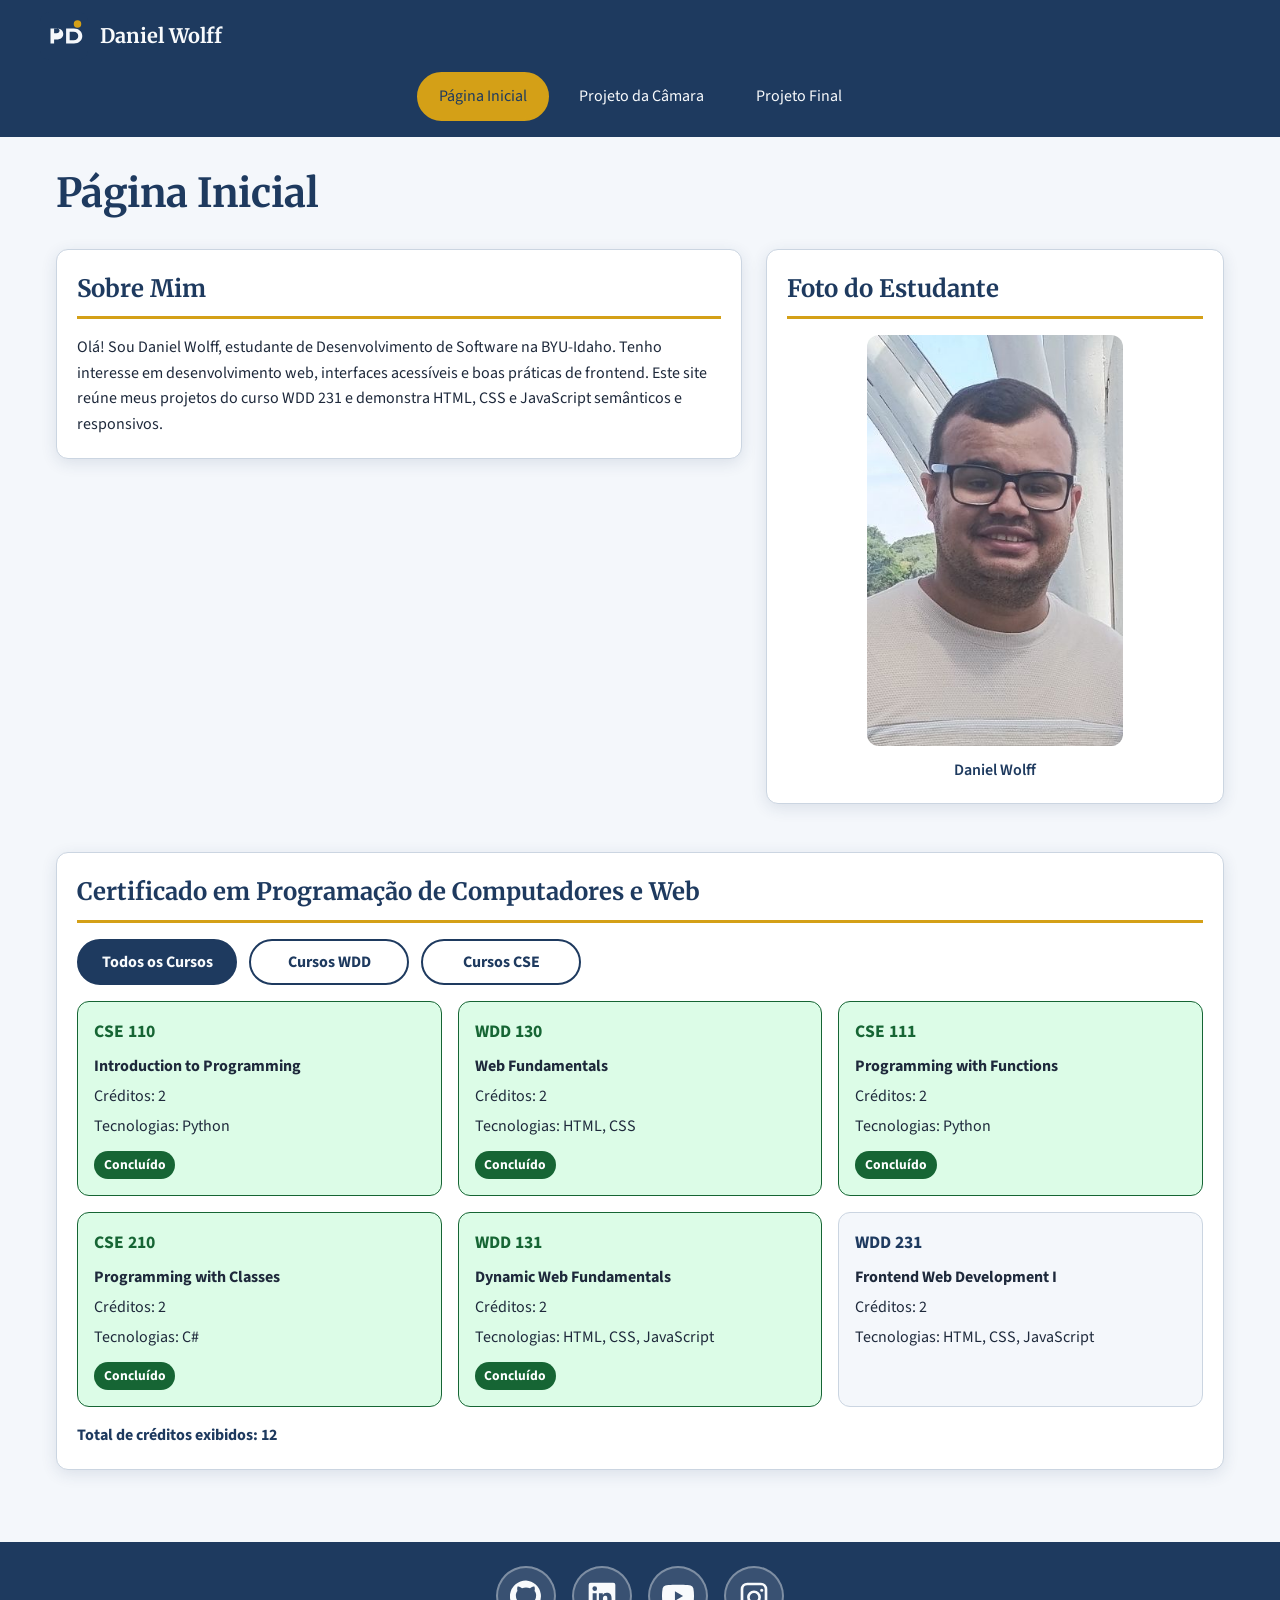
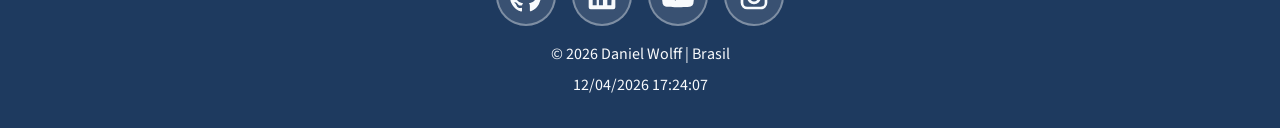
<file: index.html>
<!DOCTYPE html>
<html lang="pt-BR">
  <head>
    <meta charset="UTF-8" />
    <meta name="viewport" content="width=device-width, initial-scale=1.0" />
    <meta
      name="description"
      content="Página inicial do curso WDD 231 de Daniel Wolff, com informações pessoais, localização e certificado em Programação de Computadores e Web."
    />
    <meta name="author" content="Daniel Wolff" />
    <title>WDD 231 | Página Inicial de Daniel Wolff</title>
    <link rel="preconnect" href="https://fonts.googleapis.com" />
    <link rel="preconnect" href="https://fonts.gstatic.com" crossorigin />
    <link
      href="https://fonts.googleapis.com/css2?family=Merriweather:wght@700&family=Source+Sans+3:wght@400;600;700&display=swap"
      rel="stylesheet"
    />
    <link rel="stylesheet" href="estilos/normalize.css" />
    <link rel="stylesheet" href="estilos/telas-pequenas.css" />
    <link rel="stylesheet" href="estilos/maior.css" />
    <script src="scripts/navegacao.js" defer></script>
    <script src="scripts/data.js" defer></script>
    <script src="scripts/curso.js" defer></script>
  </head>
  <body>
    <header>
      <div class="cabecalho-conteudo">
        <div class="marca">
          <img src="imagens/logo.svg" alt="Logotipo do site WDD 231" width="48" height="48" />
          <span>Daniel Wolff</span>
        </div>
        <button
          id="menu-hamburguer"
          type="button"
          aria-label="Abrir menu de navegação"
          aria-expanded="false"
          aria-controls="navegacao-principal"
        >
          <span></span>
          <span></span>
          <span></span>
        </button>
      </div>
      <nav id="navegacao-principal" aria-label="Navegação principal">
        <ul>
          <li><a href="index.html" aria-current="page">Página Inicial</a></li>
          <li><a href="camara/">Projeto da Câmara</a></li>
          <li><a href="final/">Projeto Final</a></li>
        </ul>
      </nav>
    </header>

    <main>
      <h1>Página Inicial</h1>

      <div class="grade-principal">
        <section class="sobre" aria-labelledby="titulo-sobre">
          <h2 id="titulo-sobre">Sobre Mim</h2>
          <p>
            Olá! Sou Daniel Wolff, estudante de Desenvolvimento de Software na
            BYU-Idaho. Tenho interesse em desenvolvimento web, interfaces
            acessíveis e boas práticas de frontend. Este site reúne meus
            projetos do curso WDD 231 e demonstra HTML, CSS e JavaScript
            semânticos e responsivos.
          </p>
        </section>

        <section class="foto-estudante" aria-labelledby="titulo-foto">
          <h2 id="titulo-foto">Foto do Estudante</h2>
          <figure>
            <img
              src="imagens/daniel.jpg"
              alt="Retrato de Daniel Wolff usando óculos e camiseta clara"
              width="326"
              height="523"
              loading="lazy"
            />
            <figcaption>Daniel Wolff</figcaption>
          </figure>
        </section>

        <section class="certificados" aria-labelledby="titulo-certificados">
          <h2 id="titulo-certificados">
            Certificado em Programação de Computadores e Web
          </h2>
          <div class="filtros-cursos" role="group" aria-label="Filtrar cursos">
            <button type="button" class="ativo" data-filtro="todos" aria-pressed="true">
              Todos os Cursos
            </button>
            <button type="button" data-filtro="WDD" aria-pressed="false">
              Cursos WDD
            </button>
            <button type="button" data-filtro="CSE" aria-pressed="false">
              Cursos CSE
            </button>
          </div>
          <div id="lista-cursos" aria-live="polite"></div>
          <p id="total-creditos">Total de créditos exibidos: 0</p>
        </section>
      </div>
    </main>

    <footer>
      <nav class="redes-sociais" aria-label="Redes sociais">
        <a href="https://github.com/danieldiaswolff" target="_blank" rel="noopener noreferrer" aria-label="GitHub de Daniel Wolff">
          <img src="imagens/icon-github.svg" alt="" width="32" height="32" />
        </a>
        <a href="https://www.linkedin.com/in/danieldiaswolff/" target="_blank" rel="noopener noreferrer" aria-label="LinkedIn de Daniel Wolff">
          <img src="imagens/icon-linkedin.svg" alt="" width="32" height="32" />
        </a>
        <a href="https://www.youtube.com/" target="_blank" rel="noopener noreferrer" aria-label="YouTube">
          <img src="imagens/icon-youtube.svg" alt="" width="32" height="32" />
        </a>
        <a href="https://www.instagram.com/" target="_blank" rel="noopener noreferrer" aria-label="Instagram">
          <img src="imagens/icon-instagram.svg" alt="" width="32" height="32" />
        </a>
      </nav>
      <p>
        &copy; <span id="anoAtual"></span> Daniel Wolff | Brasil
      </p>
      <p id="ultimaModificacao"></p>
    </footer>
  </body>
</html>
</file>
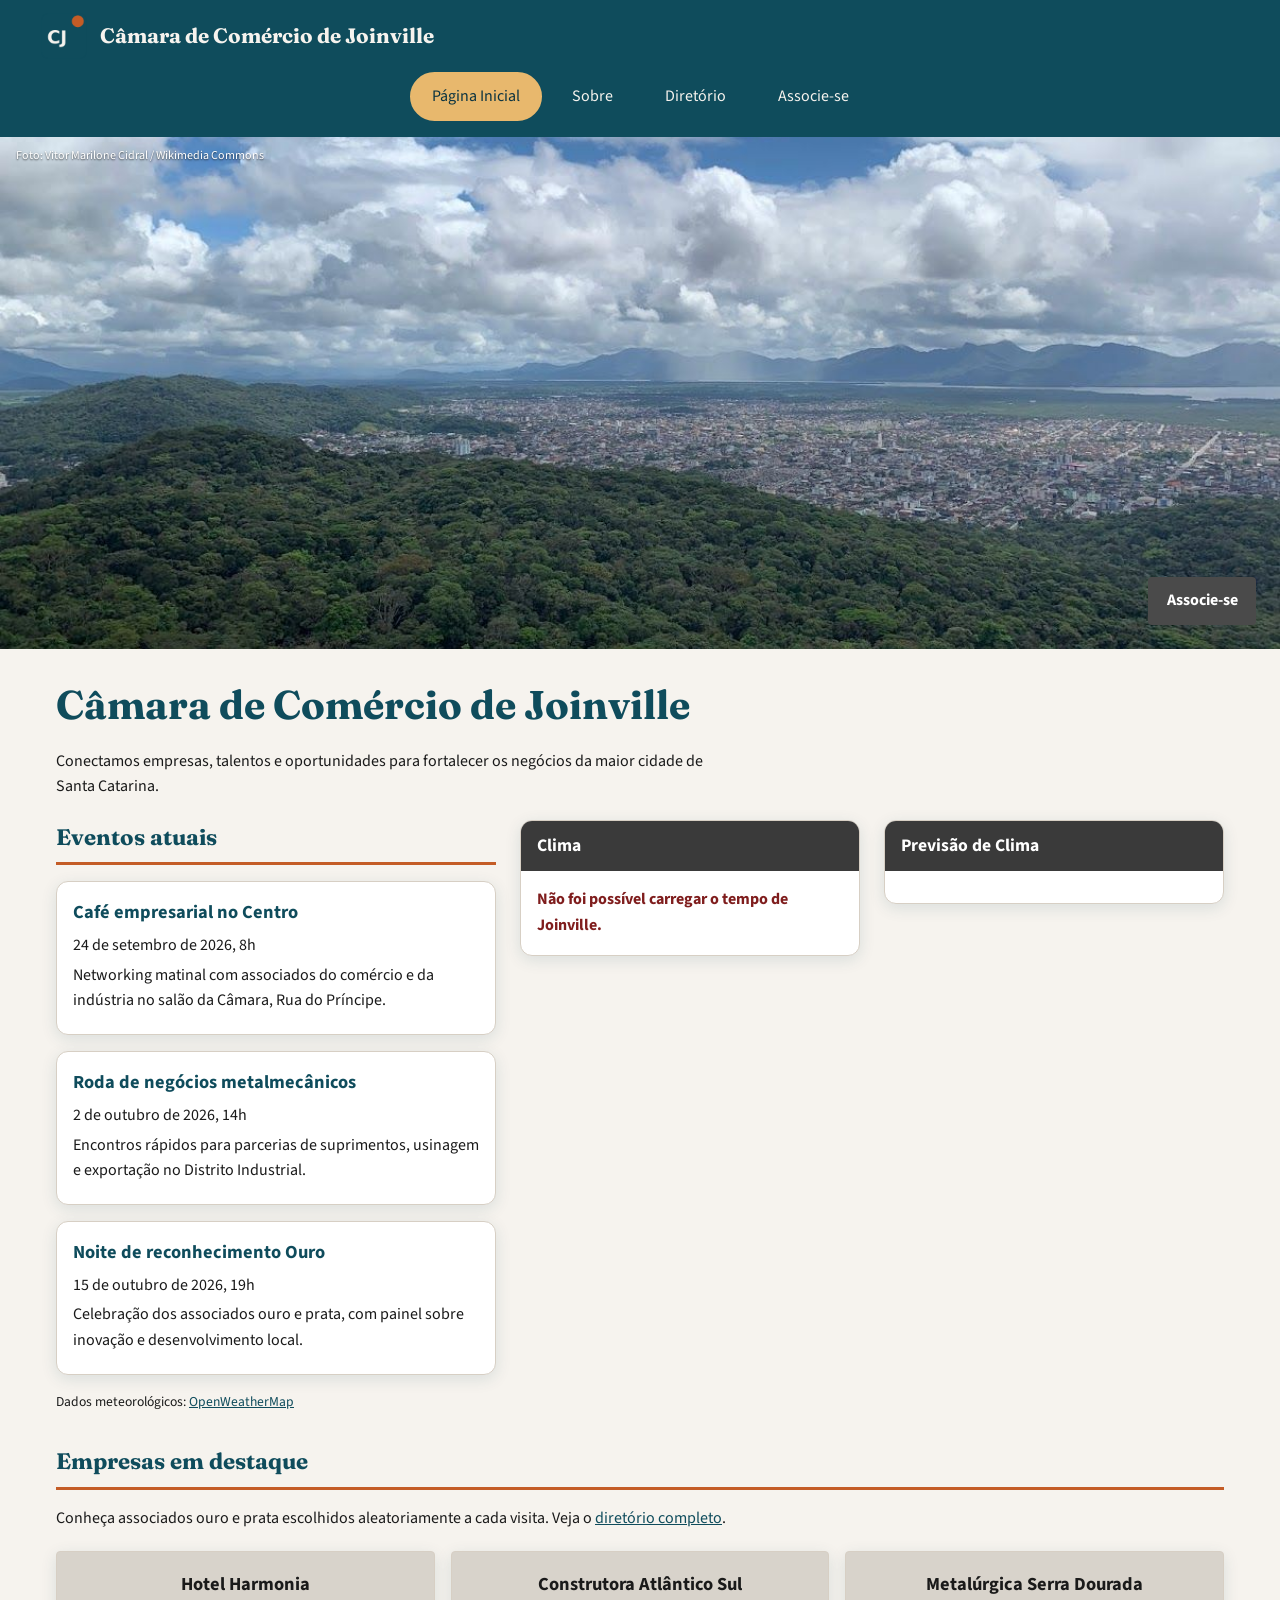
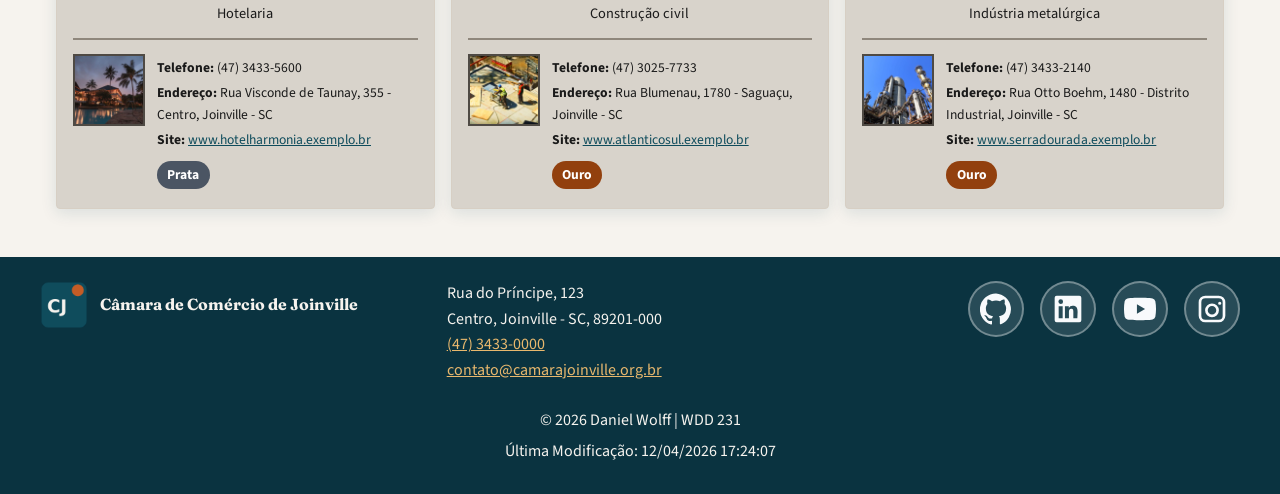
<file: camara/index.html>
<!DOCTYPE html>
<html lang="pt-BR">
  <head>
    <meta charset="UTF-8">
    <meta name="viewport" content="width=device-width, initial-scale=1.0">
    <meta
      name="description"
      content="Bem-vindo à Câmara de Comércio de Joinville: eventos, clima da cidade, empresas em destaque e convite para se associar."
    >
    <meta name="author" content="Daniel Wolff">
    <title>Página Inicial | Câmara de Comércio de Joinville</title>
    <link rel="icon" href="favicon.ico">
    <meta property="og:title" content="Página Inicial | Câmara de Comércio de Joinville">
    <meta
      property="og:description"
      content="Eventos, clima e empresas em destaque da Câmara de Comércio de Joinville. Associe-se e fortaleça seus negócios em Santa Catarina."
    >
    <meta property="og:image" content="https://danieldiaswolff.github.io/wdd231/camara/imagens/og-inicio.jpg">
    <meta property="og:url" content="https://danieldiaswolff.github.io/wdd231/camara/">
    <link rel="preconnect" href="https://fonts.googleapis.com">
    <link rel="preconnect" href="https://fonts.gstatic.com" crossorigin>
    <link
      rel="preload"
      as="style"
      href="https://fonts.googleapis.com/css2?family=Fraunces:wght@600;700&family=Source+Sans+3:wght@400;600;700&display=swap"
    >
    <link
      id="fontes-google"
      rel="stylesheet"
      href="https://fonts.googleapis.com/css2?family=Fraunces:wght@600;700&family=Source+Sans+3:wght@400;600;700&display=swap"
      media="print"
    >
    <noscript>
      <link
        rel="stylesheet"
        href="https://fonts.googleapis.com/css2?family=Fraunces:wght@600;700&family=Source+Sans+3:wght@400;600;700&display=swap"
      >
    </noscript>
    <link rel="stylesheet" href="estilos/normalize.css">
    <link rel="stylesheet" href="estilos/telas-pequenas.css">
    <link rel="stylesheet" href="estilos/maior.css">
    <script src="scripts/navegacao.js" defer></script>
    <script src="scripts/data.js" defer></script>
    <script src="scripts/clima.js" defer></script>
    <script src="scripts/destaques.js" defer></script>
  </head>
  <body class="pagina-inicial">
    <header>
      <div class="cabecalho-conteudo">
        <a class="marca" href="index.html">
          <img src="imagens/logo.png" alt="Logotipo da Câmara de Comércio de Joinville" width="48" height="48">
          <span>Câmara de Comércio de Joinville</span>
        </a>
        <button
          id="menu-hamburguer"
          type="button"
          aria-label="Abrir menu de navegação"
          aria-expanded="false"
          aria-controls="navegacao-principal"
        >
          <span></span>
          <span></span>
          <span></span>
        </button>
      </div>
      <nav id="navegacao-principal" aria-label="Navegação principal">
        <ul>
          <li><a href="index.html" aria-current="page">Página Inicial</a></li>
          <li><a href="sobre.html">Sobre</a></li>
          <li><a href="diretorio.html">Diretório</a></li>
          <li><a href="associacao.html">Associe-se</a></li>
        </ul>
      </nav>
    </header>

    <main>
      <section class="heroi">
        <img
          src="imagens/heroi-joinville.jpg"
          alt="Paisagem de Joinville vista do alto, com a mata, a cidade, os morros e a Baía da Babitonga"
          width="1206"
          height="536"
          fetchpriority="high"
        >
        <p class="credito-foto">Foto: Vitor Marilone Cidral / Wikimedia Commons</p>
        <a class="botao-cta" href="associacao.html">Associe-se</a>
      </section>

      <div class="conteudo-inicio">
        <h1>Câmara de Comércio de Joinville</h1>
        <p class="introducao">
          Conectamos empresas, talentos e oportunidades para fortalecer os
          negócios da maior cidade de Santa Catarina.
        </p>
        <div class="grade-info">
          <section class="secao-eventos" aria-labelledby="titulo-eventos">
            <h2 id="titulo-eventos">Eventos atuais</h2>
            <div class="lista-eventos">
              <article class="cartao-evento">
                <h3>Café empresarial no Centro</h3>
                <p>
                  <time datetime="2026-09-24T08:00">24 de setembro de 2026, 8h</time>
                </p>
                <p>
                  Networking matinal com associados do comércio e da indústria
                  no salão da Câmara, Rua do Príncipe.
                </p>
              </article>
              <article class="cartao-evento">
                <h3>Roda de negócios metalmecânicos</h3>
                <p>
                  <time datetime="2026-10-02T14:00">2 de outubro de 2026, 14h</time>
                </p>
                <p>
                  Encontros rápidos para parcerias de suprimentos, usinagem e
                  exportação no Distrito Industrial.
                </p>
              </article>
              <article class="cartao-evento">
                <h3>Noite de reconhecimento Ouro</h3>
                <p>
                  <time datetime="2026-10-15T19:00">15 de outubro de 2026, 19h</time>
                </p>
                <p>
                  Celebração dos associados ouro e prata, com painel sobre
                  inovação e desenvolvimento local.
                </p>
              </article>
            </div>
          </section>

          <section class="cartao-clima" aria-labelledby="titulo-clima">
            <h2 id="titulo-clima">Clima</h2>
            <div id="tempo-atual" aria-live="polite">
              <p>Carregando o tempo atual...</p>
            </div>
          </section>
          <section class="cartao-previsao" aria-labelledby="titulo-previsao">
            <h2 id="titulo-previsao">Previsão de Clima</h2>
            <ul id="previsao" class="lista-previsao">
              <li>Carregando a previsão...</li>
            </ul>
          </section>
        </div>
        <p class="credito-clima">
          Dados meteorológicos:
          <a href="https://openweathermap.org/" target="_blank" rel="noopener noreferrer">OpenWeatherMap</a>
        </p>

        <section class="secao-destaques" aria-labelledby="titulo-destaques">
          <h2 id="titulo-destaques">Empresas em destaque</h2>
          <p class="introducao">
            Conheça associados ouro e prata escolhidos aleatoriamente a cada
            visita. Veja o
            <a href="diretorio.html">diretório completo</a>.
          </p>
          <div id="destaques" class="grade-destaques"></div>
        </section>
      </div>
    </main>

    <footer>
      <div class="rodape-grade">
        <div class="rodape-marca">
          <img src="imagens/logo.png" alt="" width="48" height="48">
          <p>Câmara de Comércio de Joinville</p>
        </div>
        <address>
          Rua do Príncipe, 123<br>
          Centro, Joinville - SC, 89201-000<br>
          <a href="tel:+554734330000">(47) 3433-0000</a><br>
          <a href="mailto:contato@camarajoinville.org.br">contato@camarajoinville.org.br</a>
        </address>
        <nav class="redes-sociais" aria-label="Redes sociais">
          <a href="https://github.com/danieldiaswolff" target="_blank" rel="noopener noreferrer" aria-label="GitHub de Daniel Wolff">
            <img src="imagens/icon-github.svg" alt="" width="32" height="32">
          </a>
          <a href="https://www.linkedin.com/in/danieldiaswolff/" target="_blank" rel="noopener noreferrer" aria-label="LinkedIn de Daniel Wolff">
            <img src="imagens/icon-linkedin.svg" alt="" width="32" height="32">
          </a>
          <a href="https://www.youtube.com/" target="_blank" rel="noopener noreferrer" aria-label="YouTube">
            <img src="imagens/icon-youtube.svg" alt="" width="32" height="32">
          </a>
          <a href="https://www.instagram.com/" target="_blank" rel="noopener noreferrer" aria-label="Instagram">
            <img src="imagens/icon-instagram.svg" alt="" width="32" height="32">
          </a>
        </nav>
      </div>
      <p>
        &copy; <span id="anoAtual"></span> Daniel Wolff | WDD 231
      </p>
      <p id="ultimaModificacao"></p>
    </footer>
  </body>
</html>
</file>
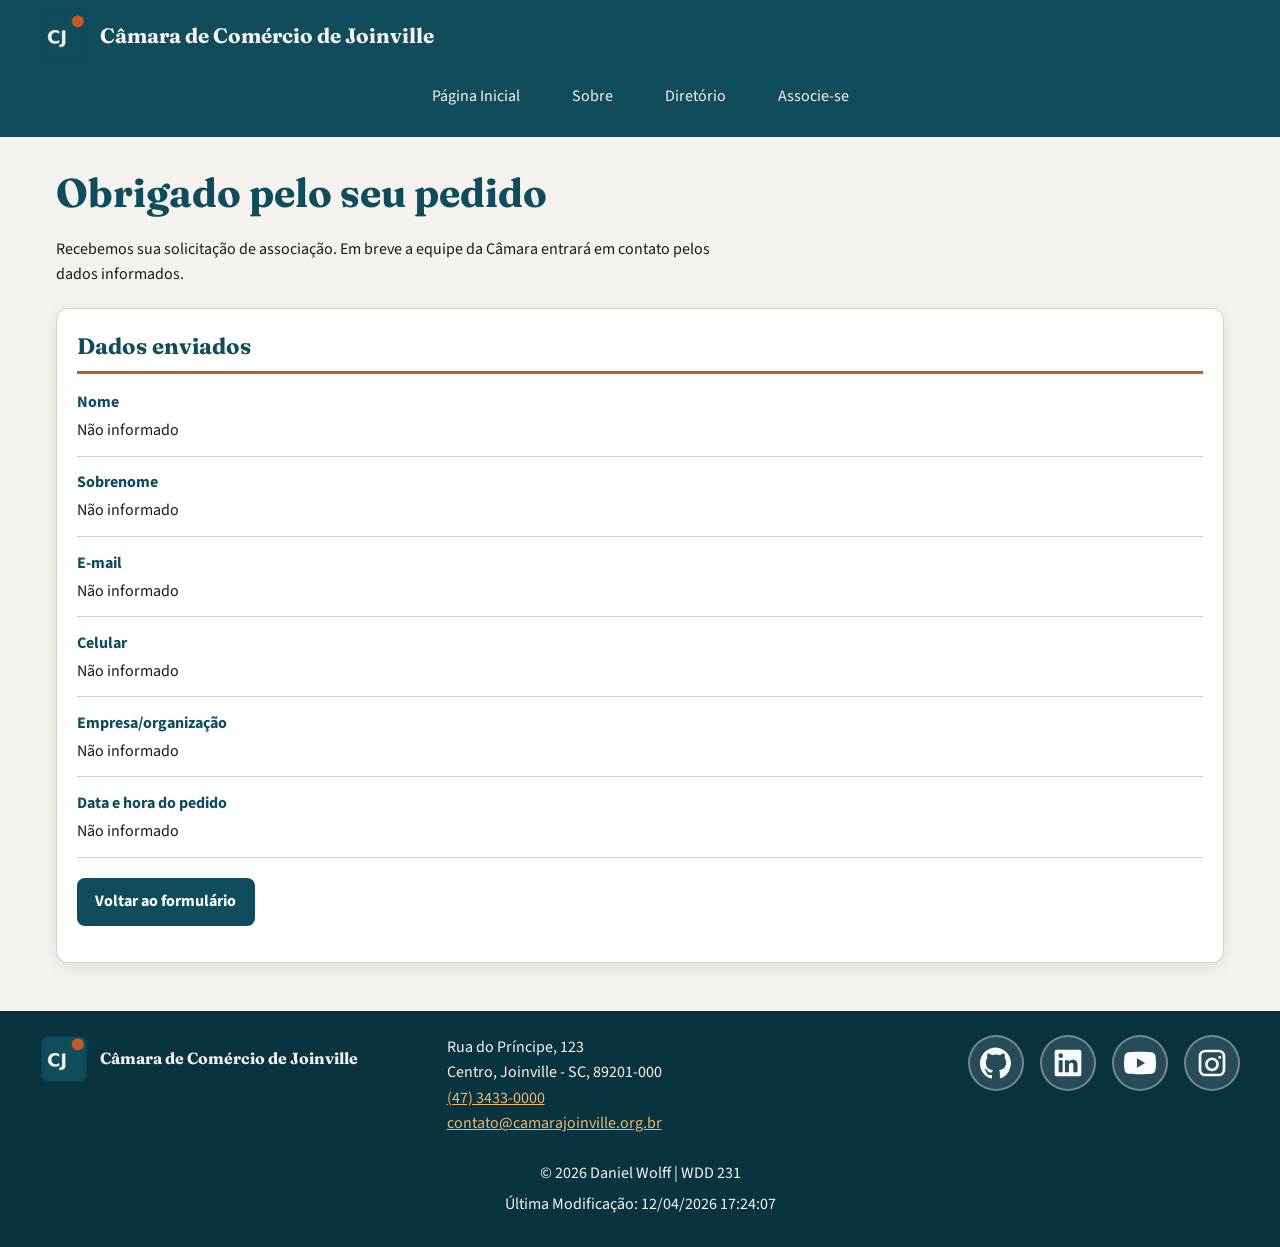
<file: camara/agradecimento.html>
<!DOCTYPE html>
<html lang="pt-BR">
  <head>
    <meta charset="UTF-8">
    <meta name="viewport" content="width=device-width, initial-scale=1.0">
    <meta
      name="description"
      content="Obrigado por solicitar associação à Câmara de Comércio de Joinville. Confira os dados enviados."
    >
    <meta name="author" content="Daniel Wolff">
    <title>Agradecimento | Câmara de Comércio de Joinville</title>
    <link rel="icon" href="favicon.ico">
    <link rel="preconnect" href="https://fonts.googleapis.com">
    <link rel="preconnect" href="https://fonts.gstatic.com" crossorigin>
    <link
      rel="preload"
      as="style"
      href="https://fonts.googleapis.com/css2?family=Fraunces:wght@600;700&family=Source+Sans+3:wght@400;600;700&display=swap"
    >
    <link
      id="fontes-google"
      rel="stylesheet"
      href="https://fonts.googleapis.com/css2?family=Fraunces:wght@600;700&family=Source+Sans+3:wght@400;600;700&display=swap"
      media="print"
    >
    <noscript>
      <link
        rel="stylesheet"
        href="https://fonts.googleapis.com/css2?family=Fraunces:wght@600;700&family=Source+Sans+3:wght@400;600;700&display=swap"
      >
    </noscript>
    <link rel="stylesheet" href="estilos/normalize.css">
    <link rel="stylesheet" href="estilos/telas-pequenas.css">
    <link rel="stylesheet" href="estilos/maior.css">
    <script src="scripts/navegacao.js" defer></script>
    <script src="scripts/data.js" defer></script>
    <script src="scripts/agradecimento.js" defer></script>
  </head>
  <body>
    <header>
      <div class="cabecalho-conteudo">
        <a class="marca" href="index.html">
          <img src="imagens/logo.png" alt="Logotipo da Câmara de Comércio de Joinville" width="48" height="48">
          <span>Câmara de Comércio de Joinville</span>
        </a>
        <button
          id="menu-hamburguer"
          type="button"
          aria-label="Abrir menu de navegação"
          aria-expanded="false"
          aria-controls="navegacao-principal"
        >
          <span></span>
          <span></span>
          <span></span>
        </button>
      </div>
      <nav id="navegacao-principal" aria-label="Navegação principal">
        <ul>
          <li><a href="index.html">Página Inicial</a></li>
          <li><a href="sobre.html">Sobre</a></li>
          <li><a href="diretorio.html">Diretório</a></li>
          <li><a href="associacao.html">Associe-se</a></li>
        </ul>
      </nav>
    </header>

    <main>
      <h1>Obrigado pelo seu pedido</h1>
      <p class="introducao">
        Recebemos sua solicitação de associação. Em breve a equipe da Câmara
        entrará em contato pelos dados informados.
      </p>

      <section class="resumo-pedido" aria-labelledby="titulo-resumo">
        <h2 id="titulo-resumo">Dados enviados</h2>
        <dl id="dados-formulario" class="lista-dados">
          <div>
            <dt>Nome</dt>
            <dd id="exibe-nome">—</dd>
          </div>
          <div>
            <dt>Sobrenome</dt>
            <dd id="exibe-sobrenome">—</dd>
          </div>
          <div>
            <dt>E-mail</dt>
            <dd id="exibe-email">—</dd>
          </div>
          <div>
            <dt>Celular</dt>
            <dd id="exibe-celular">—</dd>
          </div>
          <div>
            <dt>Empresa/organização</dt>
            <dd id="exibe-organizacao">—</dd>
          </div>
          <div>
            <dt>Data e hora do pedido</dt>
            <dd id="exibe-timestamp">—</dd>
          </div>
        </dl>
        <p>
          <a class="botao-voltar" href="associacao.html">Voltar ao formulário</a>
        </p>
      </section>
    </main>

    <footer>
      <div class="rodape-grade">
        <div class="rodape-marca">
          <img src="imagens/logo.png" alt="" width="48" height="48">
          <p>Câmara de Comércio de Joinville</p>
        </div>
        <address>
          Rua do Príncipe, 123<br>
          Centro, Joinville - SC, 89201-000<br>
          <a href="tel:+554734330000">(47) 3433-0000</a><br>
          <a href="mailto:contato@camarajoinville.org.br">contato@camarajoinville.org.br</a>
        </address>
        <nav class="redes-sociais" aria-label="Redes sociais">
          <a href="https://github.com/danieldiaswolff" target="_blank" rel="noopener noreferrer" aria-label="GitHub de Daniel Wolff">
            <img src="imagens/icon-github.svg" alt="" width="32" height="32">
          </a>
          <a href="https://www.linkedin.com/in/danieldiaswolff/" target="_blank" rel="noopener noreferrer" aria-label="LinkedIn de Daniel Wolff">
            <img src="imagens/icon-linkedin.svg" alt="" width="32" height="32">
          </a>
          <a href="https://www.youtube.com/" target="_blank" rel="noopener noreferrer" aria-label="YouTube">
            <img src="imagens/icon-youtube.svg" alt="" width="32" height="32">
          </a>
          <a href="https://www.instagram.com/" target="_blank" rel="noopener noreferrer" aria-label="Instagram">
            <img src="imagens/icon-instagram.svg" alt="" width="32" height="32">
          </a>
        </nav>
      </div>
      <p>
        &copy; <span id="anoAtual"></span> Daniel Wolff | WDD 231
      </p>
      <p id="ultimaModificacao"></p>
    </footer>
  </body>
</html>
</file>
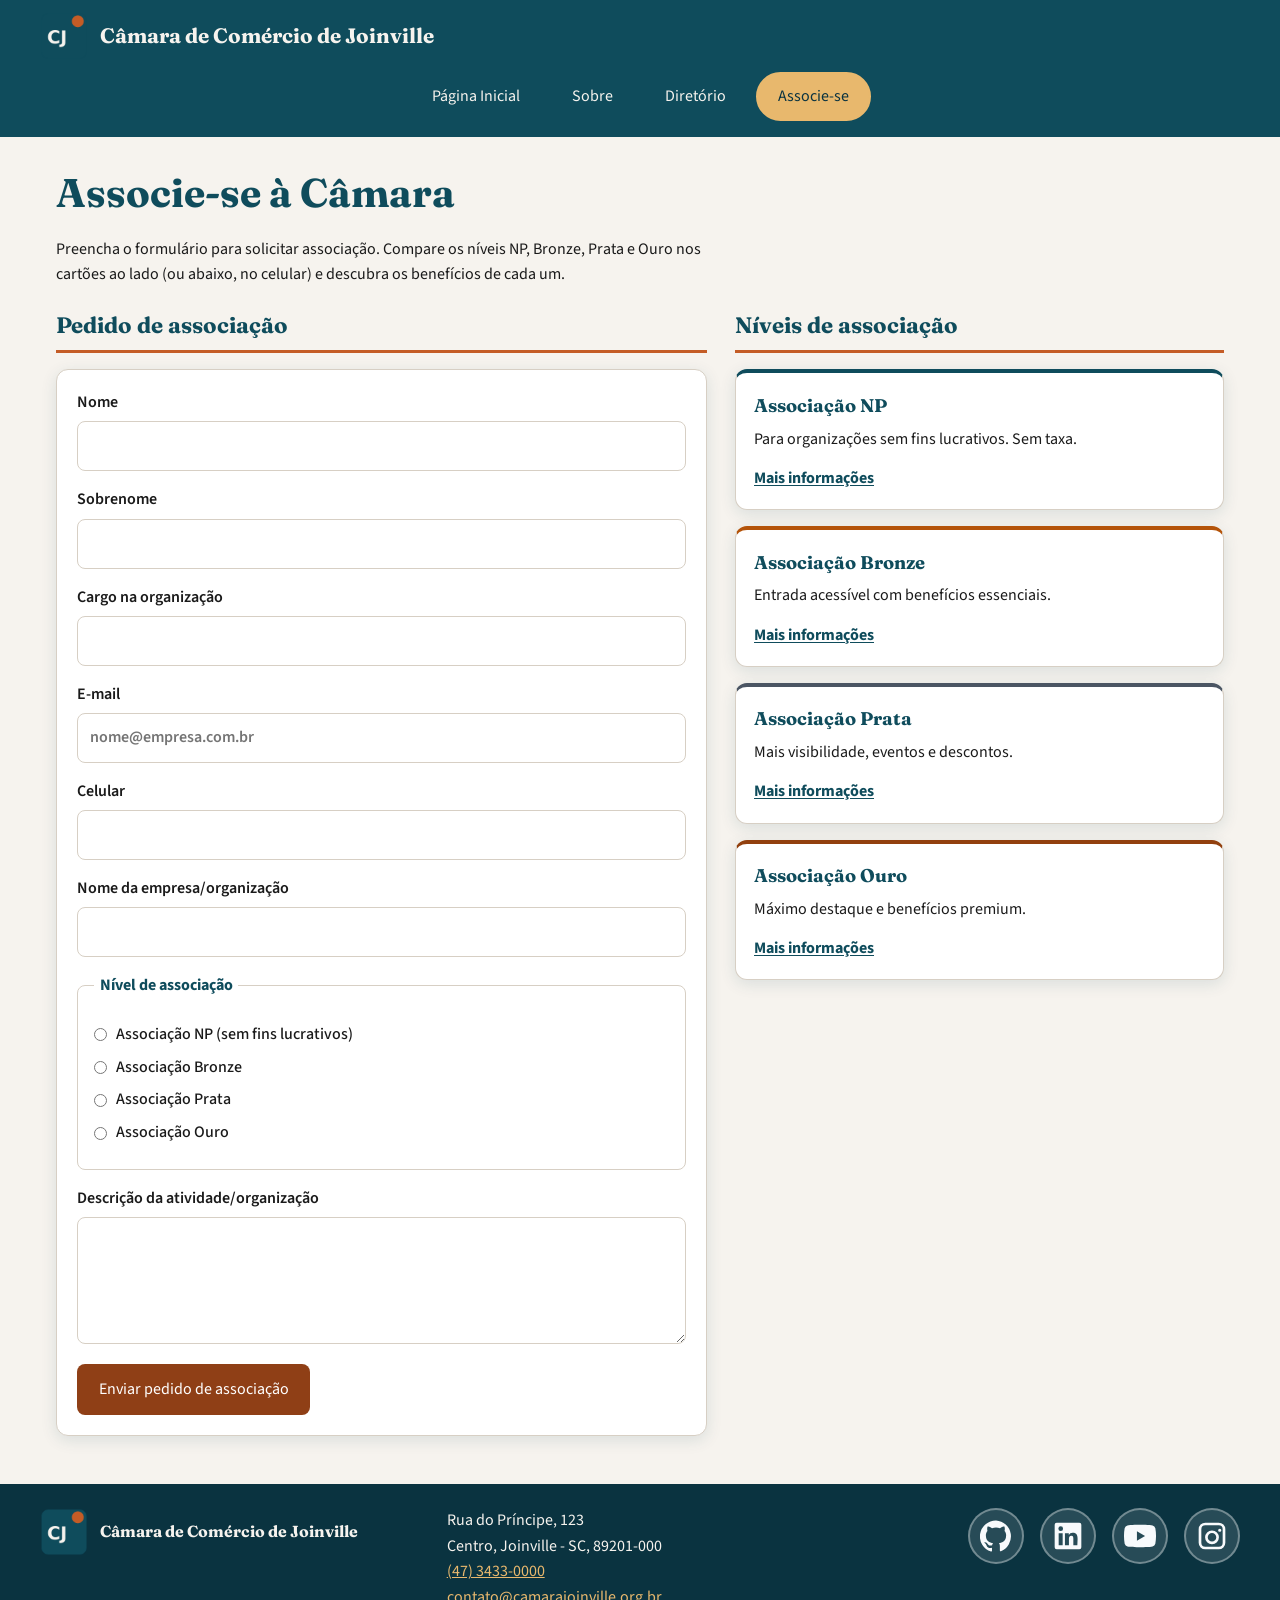
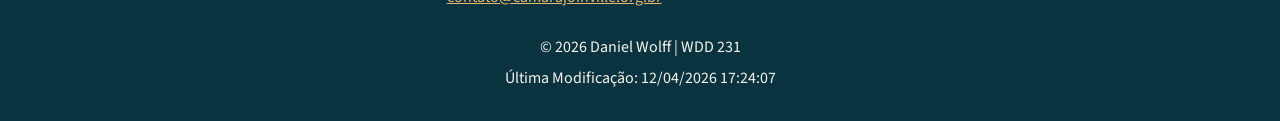
<file: camara/associacao.html>
<!DOCTYPE html>
<html lang="pt-BR">
  <head>
    <meta charset="UTF-8">
    <meta name="viewport" content="width=device-width, initial-scale=1.0">
    <meta
      name="description"
      content="Associe-se à Câmara de Comércio de Joinville. Preencha o formulário e conheça os níveis NP, Bronze, Prata e Ouro."
    >
    <meta name="author" content="Daniel Wolff">
    <title>Associe-se | Câmara de Comércio de Joinville</title>
    <link rel="icon" href="favicon.ico">
    <meta property="og:title" content="Associe-se | Câmara de Comércio de Joinville">
    <meta
      property="og:description"
      content="Solicite associação à Câmara de Comércio de Joinville e conheça os benefícios dos níveis NP, Bronze, Prata e Ouro."
    >
    <meta property="og:image" content="https://danieldiaswolff.github.io/wdd231/camara/imagens/og-inicio.jpg">
    <meta property="og:url" content="https://danieldiaswolff.github.io/wdd231/camara/associacao.html">
    <link rel="preconnect" href="https://fonts.googleapis.com">
    <link rel="preconnect" href="https://fonts.gstatic.com" crossorigin>
    <link
      rel="preload"
      as="style"
      href="https://fonts.googleapis.com/css2?family=Fraunces:wght@600;700&family=Source+Sans+3:wght@400;600;700&display=swap"
    >
    <link
      id="fontes-google"
      rel="stylesheet"
      href="https://fonts.googleapis.com/css2?family=Fraunces:wght@600;700&family=Source+Sans+3:wght@400;600;700&display=swap"
      media="print"
    >
    <noscript>
      <link
        rel="stylesheet"
        href="https://fonts.googleapis.com/css2?family=Fraunces:wght@600;700&family=Source+Sans+3:wght@400;600;700&display=swap"
      >
    </noscript>
    <link rel="stylesheet" href="estilos/normalize.css">
    <link rel="stylesheet" href="estilos/telas-pequenas.css">
    <link rel="stylesheet" href="estilos/maior.css">
    <script src="scripts/navegacao.js" defer></script>
    <script src="scripts/data.js" defer></script>
    <script src="scripts/associacao.js" defer></script>
  </head>
  <body>
    <header>
      <div class="cabecalho-conteudo">
        <a class="marca" href="index.html">
          <img src="imagens/logo.png" alt="Logotipo da Câmara de Comércio de Joinville" width="48" height="48">
          <span>Câmara de Comércio de Joinville</span>
        </a>
        <button
          id="menu-hamburguer"
          type="button"
          aria-label="Abrir menu de navegação"
          aria-expanded="false"
          aria-controls="navegacao-principal"
        >
          <span></span>
          <span></span>
          <span></span>
        </button>
      </div>
      <nav id="navegacao-principal" aria-label="Navegação principal">
        <ul>
          <li><a href="index.html">Página Inicial</a></li>
          <li><a href="sobre.html">Sobre</a></li>
          <li><a href="diretorio.html">Diretório</a></li>
          <li><a href="associacao.html" aria-current="page">Associe-se</a></li>
        </ul>
      </nav>
    </header>

    <main>
      <h1>Associe-se à Câmara</h1>
      <p class="introducao">
        Preencha o formulário para solicitar associação. Compare os níveis NP,
        Bronze, Prata e Ouro nos cartões ao lado (ou abaixo, no celular) e
        descubra os benefícios de cada um.
      </p>

      <div class="layout-associacao">
        <section class="secao-formulario" aria-labelledby="titulo-formulario">
          <h2 id="titulo-formulario">Pedido de associação</h2>
          <form
            class="formulario-associacao"
            method="get"
            action="agradecimento.html"
          >
            <label>
              Nome
              <input
                type="text"
                name="nome"
                id="nome"
                title="Informe o nome do candidato"
                autocomplete="given-name"
                required
              >
            </label>

            <label>
              Sobrenome
              <input
                type="text"
                name="sobrenome"
                id="sobrenome"
                title="Informe o sobrenome do candidato"
                autocomplete="family-name"
                required
              >
            </label>

            <label>
              Cargo na organização
              <input
                type="text"
                name="cargo"
                id="cargo"
                title="Use apenas letras, hifens e espaços, com no mínimo 7 caracteres"
                autocomplete="organization-title"
                pattern="[A-Za-zÀ-ÖØ-öø-ÿ\-\s]{7,}"
                minlength="7"
              >
            </label>

            <label>
              E-mail
              <input
                type="email"
                name="email"
                id="email"
                title="Informe um endereço de e-mail válido"
                autocomplete="email"
                placeholder="nome@empresa.com.br"
                required
              >
            </label>

            <label>
              Celular
              <input
                type="tel"
                name="celular"
                id="celular"
                title="Informe o número de celular com DDD"
                autocomplete="tel"
                required
              >
            </label>

            <label>
              Nome da empresa/organização
              <input
                type="text"
                name="organizacao"
                id="organizacao"
                title="Informe o nome da empresa ou organização"
                autocomplete="organization"
                required
              >
            </label>

            <fieldset class="campo-niveis">
              <legend>Nível de associação</legend>
              <label>
                <input type="radio" name="nivel" value="np" required>
                Associação NP (sem fins lucrativos)
              </label>
              <label>
                <input type="radio" name="nivel" value="bronze">
                Associação Bronze
              </label>
              <label>
                <input type="radio" name="nivel" value="silver">
                Associação Prata
              </label>
              <label>
                <input type="radio" name="nivel" value="gold">
                Associação Ouro
              </label>
            </fieldset>

            <label>
              Descrição da atividade/organização
              <textarea
                name="descricao"
                id="descricao"
                title="Descreva a atividade da sua organização"
                rows="4"
              ></textarea>
            </label>

            <input type="hidden" name="timestamp" id="timestamp">

            <button type="submit">Enviar pedido de associação</button>
          </form>
        </section>

        <section class="secao-niveis" aria-labelledby="titulo-niveis">
          <h2 id="titulo-niveis">Níveis de associação</h2>
          <div class="grade-niveis">
            <article class="cartao-nivel cartao-np">
              <h3>Associação NP</h3>
              <p>Para organizações sem fins lucrativos. Sem taxa.</p>
              <a href="#modal-np" class="link-modal" data-modal="modal-np">Mais informações</a>
            </article>
            <article class="cartao-nivel cartao-bronze">
              <h3>Associação Bronze</h3>
              <p>Entrada acessível com benefícios essenciais.</p>
              <a href="#modal-bronze" class="link-modal" data-modal="modal-bronze">Mais informações</a>
            </article>
            <article class="cartao-nivel cartao-prata">
              <h3>Associação Prata</h3>
              <p>Mais visibilidade, eventos e descontos.</p>
              <a href="#modal-prata" class="link-modal" data-modal="modal-prata">Mais informações</a>
            </article>
            <article class="cartao-nivel cartao-ouro">
              <h3>Associação Ouro</h3>
              <p>Máximo destaque e benefícios premium.</p>
              <a href="#modal-ouro" class="link-modal" data-modal="modal-ouro">Mais informações</a>
            </article>
          </div>
        </section>
      </div>
    </main>

    <dialog id="modal-np" class="modal-nivel">
      <h2>Associação NP</h2>
      <p><strong>Taxa:</strong> gratuita</p>
      <ul>
        <li>Indicada a organizações sem fins lucrativos</li>
        <li>Participação em eventos abertos da Câmara</li>
        <li>Acesso à newsletter e comunicados</li>
        <li>Presença no diretório de associados</li>
      </ul>
      <button type="button" class="fechar-modal">Fechar</button>
    </dialog>

    <dialog id="modal-bronze" class="modal-nivel">
      <h2>Associação Bronze</h2>
      <p><strong>Taxa:</strong> R$ 80 / mês</p>
      <ul>
        <li>Todos os benefícios do nível NP</li>
        <li>Desconto de 10% em eventos pagos</li>
        <li>Um treinamento online por trimestre</li>
        <li>Listagem padrão no diretório</li>
      </ul>
      <button type="button" class="fechar-modal">Fechar</button>
    </dialog>

    <dialog id="modal-prata" class="modal-nivel">
      <h2>Associação Prata</h2>
      <p><strong>Taxa:</strong> R$ 160 / mês</p>
      <ul>
        <li>Todos os benefícios Bronze</li>
        <li>Desconto de 25% em eventos e workshops</li>
        <li>Dois treinamentos presenciais por semestre</li>
        <li>Publicidade em boletins mensais</li>
        <li>Chance de destaque na página inicial</li>
      </ul>
      <button type="button" class="fechar-modal">Fechar</button>
    </dialog>

    <dialog id="modal-ouro" class="modal-nivel">
      <h2>Associação Ouro</h2>
      <p><strong>Taxa:</strong> R$ 320 / mês</p>
      <ul>
        <li>Todos os benefícios Prata</li>
        <li>Desconto de 40% em eventos especiais</li>
        <li>Treinamentos ilimitados no calendário anual</li>
        <li>Posição de destaque garantida na página inicial</li>
        <li>Convites VIP e networking exclusivo</li>
        <li>Consultoria rápida de visibilidade da marca</li>
      </ul>
      <button type="button" class="fechar-modal">Fechar</button>
    </dialog>

    <footer>
      <div class="rodape-grade">
        <div class="rodape-marca">
          <img src="imagens/logo.png" alt="" width="48" height="48">
          <p>Câmara de Comércio de Joinville</p>
        </div>
        <address>
          Rua do Príncipe, 123<br>
          Centro, Joinville - SC, 89201-000<br>
          <a href="tel:+554734330000">(47) 3433-0000</a><br>
          <a href="mailto:contato@camarajoinville.org.br">contato@camarajoinville.org.br</a>
        </address>
        <nav class="redes-sociais" aria-label="Redes sociais">
          <a href="https://github.com/danieldiaswolff" target="_blank" rel="noopener noreferrer" aria-label="GitHub de Daniel Wolff">
            <img src="imagens/icon-github.svg" alt="" width="32" height="32">
          </a>
          <a href="https://www.linkedin.com/in/danieldiaswolff/" target="_blank" rel="noopener noreferrer" aria-label="LinkedIn de Daniel Wolff">
            <img src="imagens/icon-linkedin.svg" alt="" width="32" height="32">
          </a>
          <a href="https://www.youtube.com/" target="_blank" rel="noopener noreferrer" aria-label="YouTube">
            <img src="imagens/icon-youtube.svg" alt="" width="32" height="32">
          </a>
          <a href="https://www.instagram.com/" target="_blank" rel="noopener noreferrer" aria-label="Instagram">
            <img src="imagens/icon-instagram.svg" alt="" width="32" height="32">
          </a>
        </nav>
      </div>
      <p>
        &copy; <span id="anoAtual"></span> Daniel Wolff | WDD 231
      </p>
      <p id="ultimaModificacao"></p>
    </footer>
  </body>
</html>
</file>
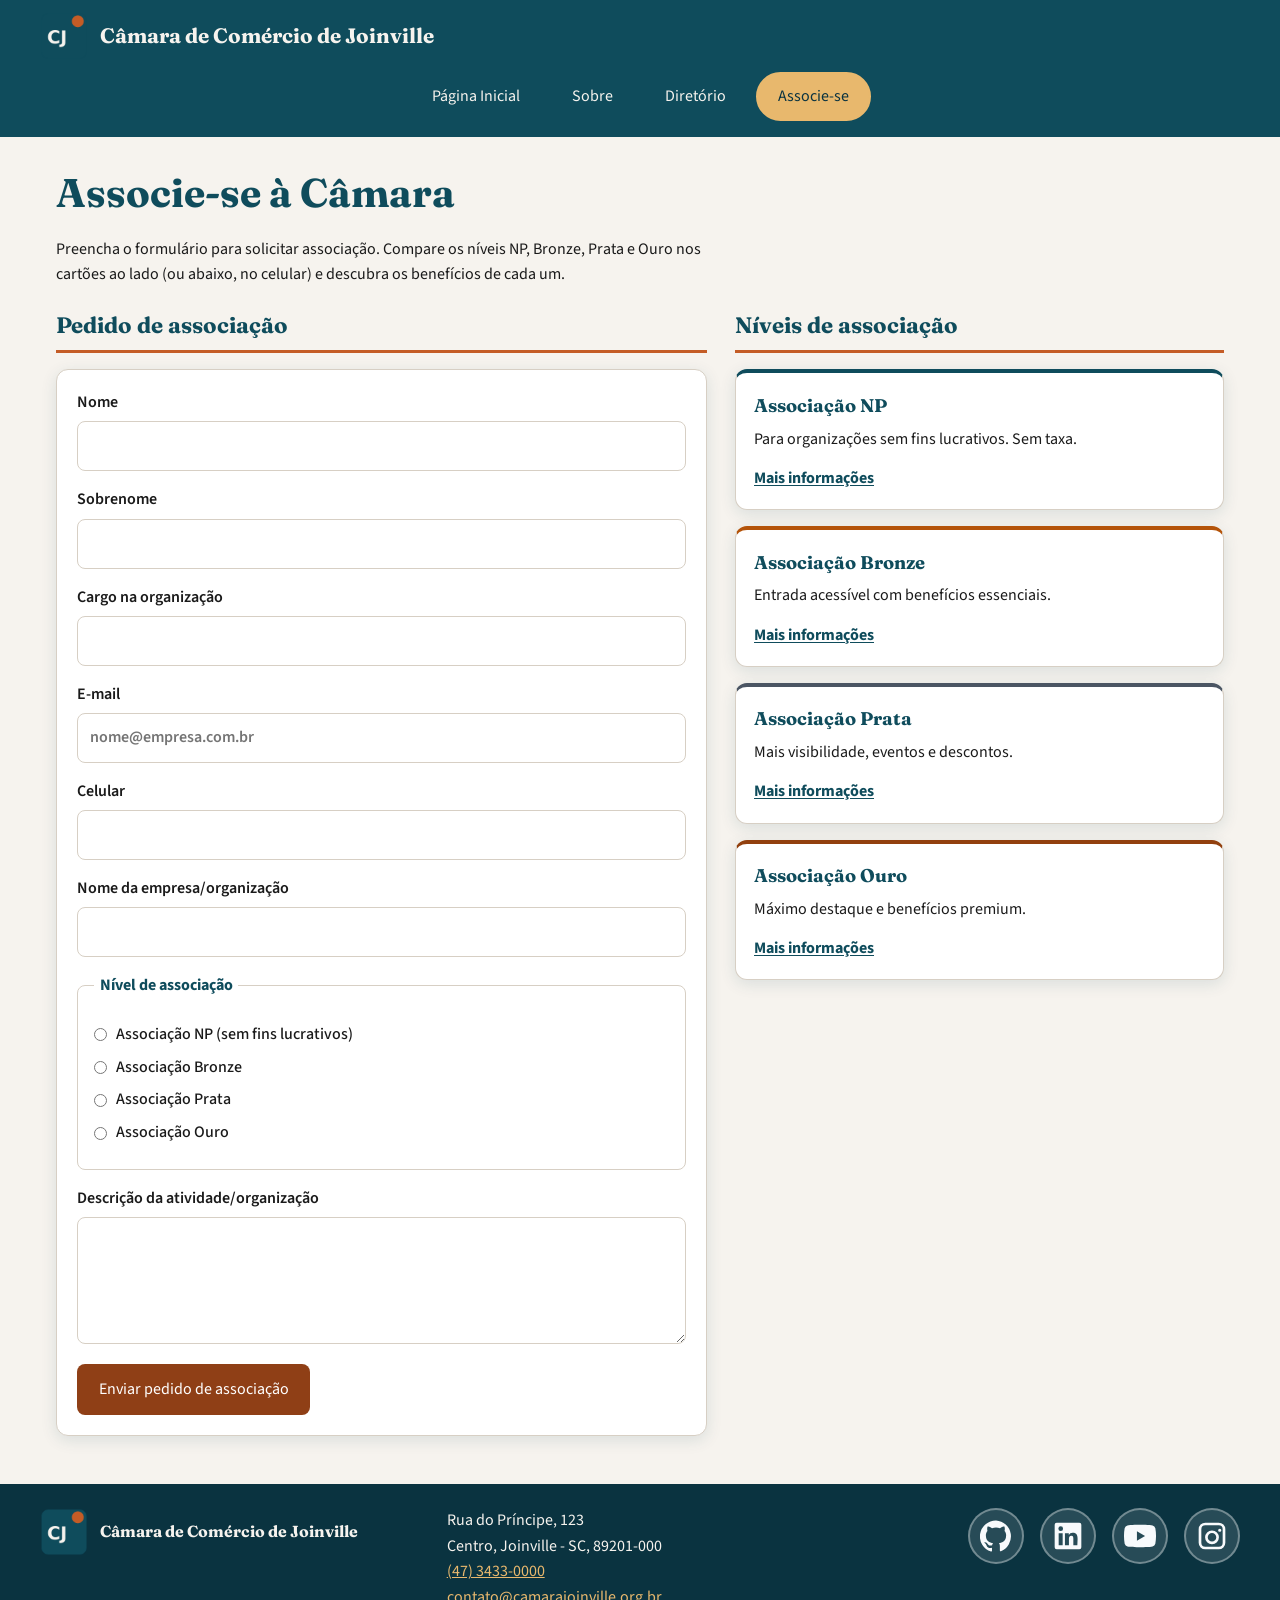
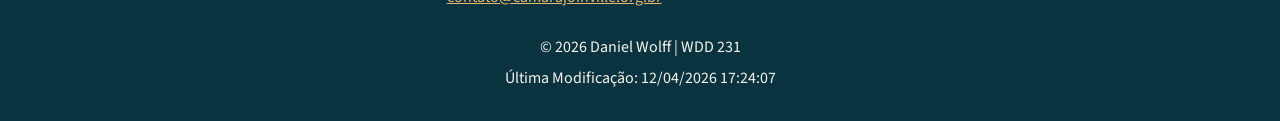
<file: camara/associe-se.html>
<!DOCTYPE html>
<html lang="pt-BR">
  <head>
    <meta charset="UTF-8">
    <meta http-equiv="refresh" content="0; url=associacao.html">
    <meta name="viewport" content="width=device-width, initial-scale=1.0">
    <title>Redirecionando… | Câmara de Comércio de Joinville</title>
    <link rel="canonical" href="associacao.html">
    <script>
      window.location.replace("associacao.html");
    </script>
  </head>
  <body>
    <p>
      Esta página mudou de endereço.
      <a href="associacao.html">Ir para Associe-se</a>.
    </p>
  </body>
</html>
</file>
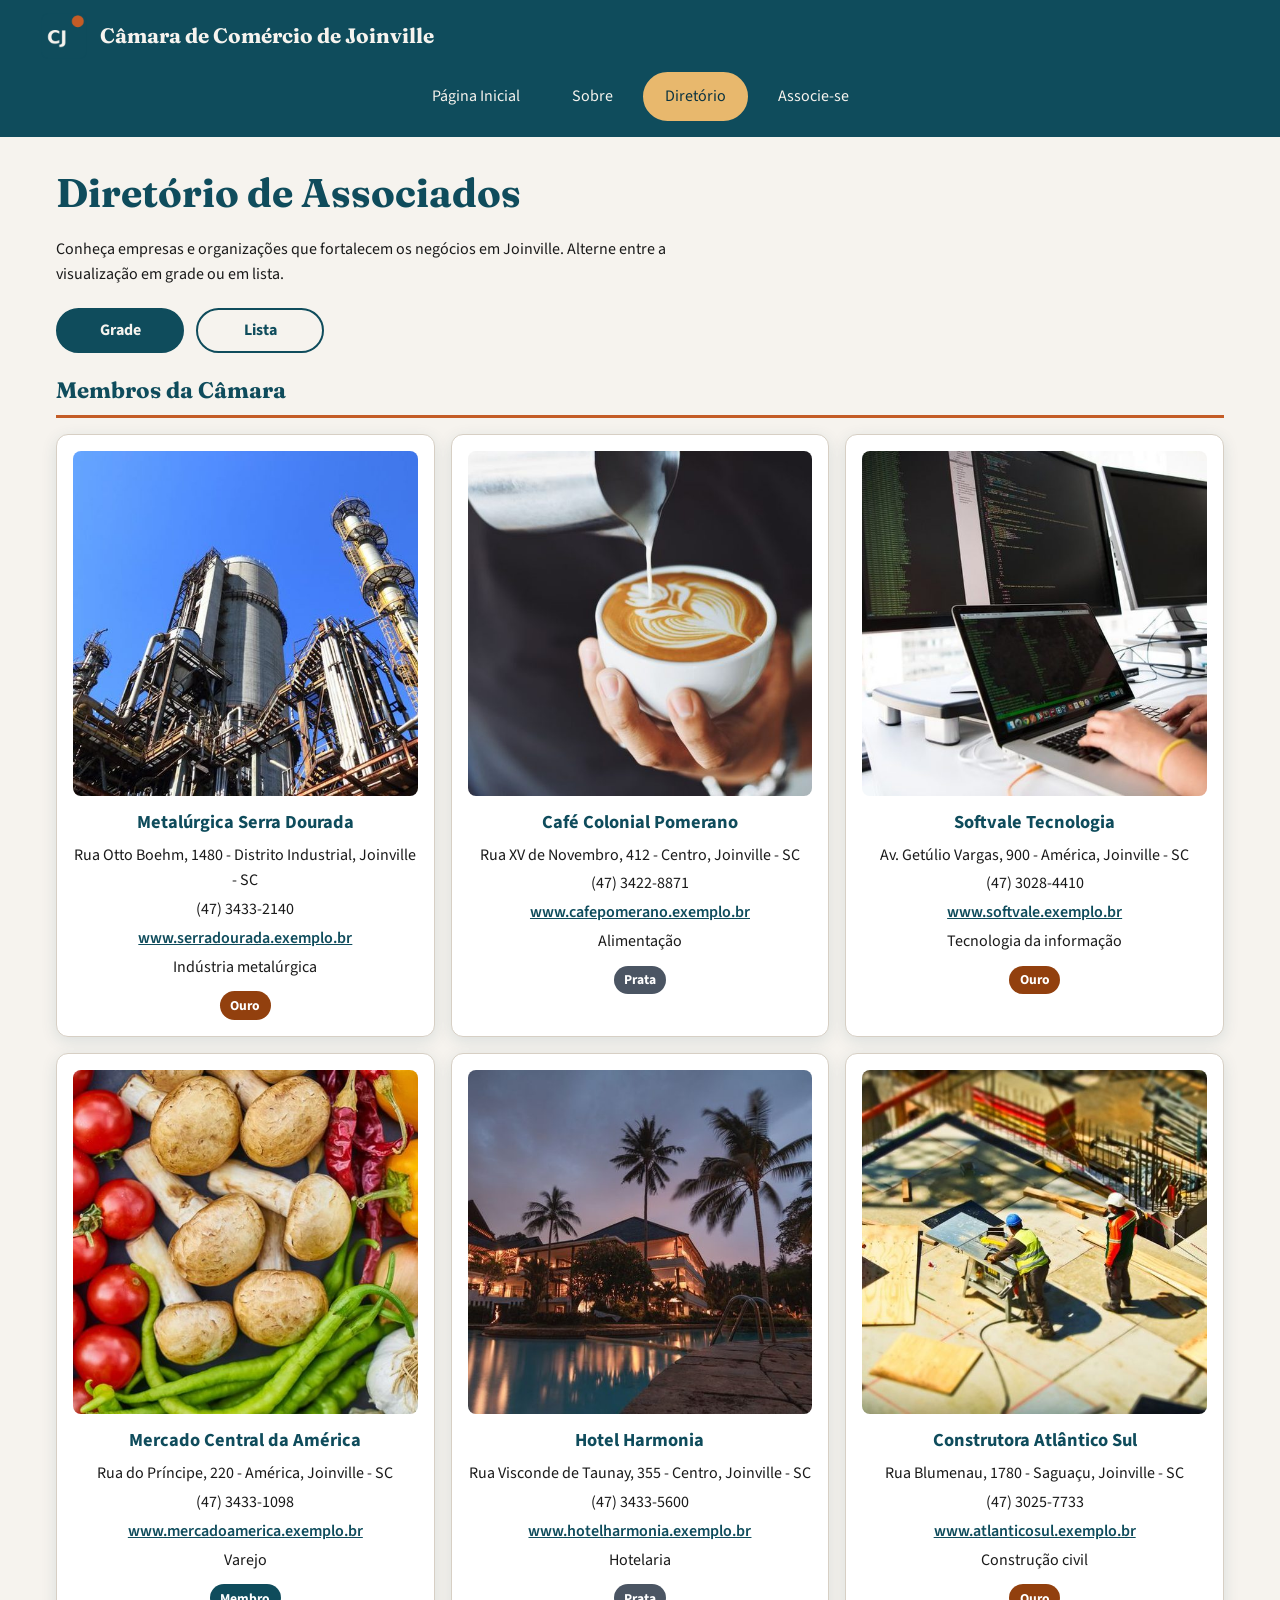
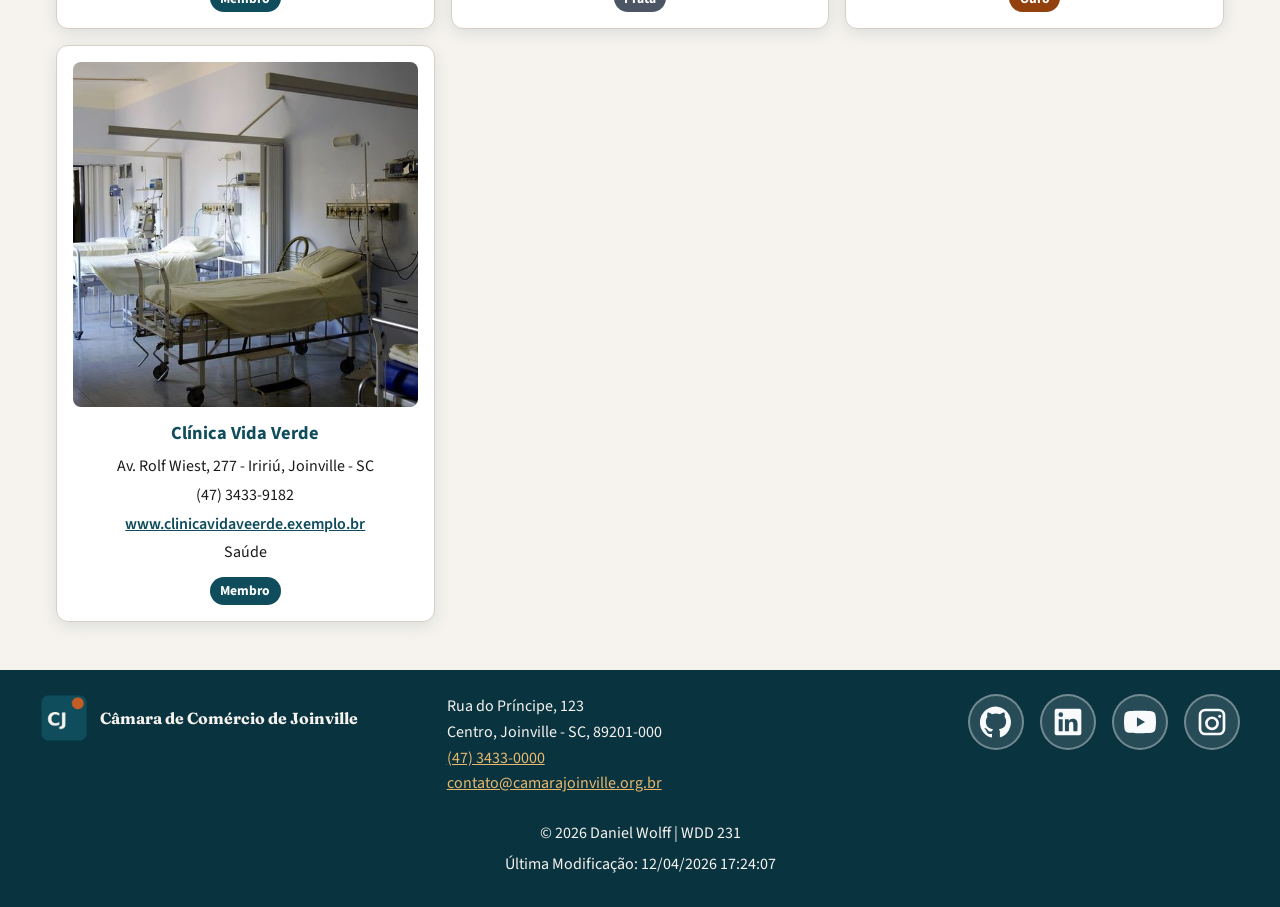
<file: camara/diretorio.html>
<!DOCTYPE html>
<html lang="pt-BR">
  <head>
    <meta charset="UTF-8">
    <meta name="viewport" content="width=device-width, initial-scale=1.0">
    <meta
      name="description"
      content="Diretório de empresas associadas à Câmara de Comércio de Joinville, com contatos, sites e níveis de associação."
    >
    <meta name="author" content="Daniel Wolff">
    <title>Diretório | Câmara de Comércio de Joinville</title>
    <link rel="icon" href="favicon.ico">
    <meta property="og:title" content="Diretório | Câmara de Comércio de Joinville">
    <meta
      property="og:description"
      content="Encontre empresas associadas à Câmara de Comércio de Joinville: contatos, sites e níveis de associação em grade ou lista."
    >
    <meta property="og:image" content="https://danieldiaswolff.github.io/wdd231/camara/imagens/og-diretorio.jpg">
    <meta property="og:url" content="https://danieldiaswolff.github.io/wdd231/camara/diretorio.html">
    <link rel="preconnect" href="https://fonts.googleapis.com">
    <link rel="preconnect" href="https://fonts.gstatic.com" crossorigin>
    <link
      rel="preload"
      as="style"
      href="https://fonts.googleapis.com/css2?family=Fraunces:wght@600;700&family=Source+Sans+3:wght@400;600;700&display=swap"
    >
    <link
      id="fontes-google"
      rel="stylesheet"
      href="https://fonts.googleapis.com/css2?family=Fraunces:wght@600;700&family=Source+Sans+3:wght@400;600;700&display=swap"
      media="print"
    >
    <noscript>
      <link
        rel="stylesheet"
        href="https://fonts.googleapis.com/css2?family=Fraunces:wght@600;700&family=Source+Sans+3:wght@400;600;700&display=swap"
      >
    </noscript>
    <link rel="stylesheet" href="estilos/normalize.css">
    <link rel="stylesheet" href="estilos/telas-pequenas.css">
    <link rel="stylesheet" href="estilos/maior.css">
    <script src="scripts/navegacao.js" defer></script>
    <script src="scripts/data.js" defer></script>
    <script src="scripts/membros.js" defer></script>
  </head>
  <body>
    <header>
      <div class="cabecalho-conteudo">
        <a class="marca" href="index.html">
          <img src="imagens/logo.png" alt="Logotipo da Câmara de Comércio de Joinville" width="48" height="48">
          <span>Câmara de Comércio de Joinville</span>
        </a>
        <button
          id="menu-hamburguer"
          type="button"
          aria-label="Abrir menu de navegação"
          aria-expanded="false"
          aria-controls="navegacao-principal"
        >
          <span></span>
          <span></span>
          <span></span>
        </button>
      </div>
      <nav id="navegacao-principal" aria-label="Navegação principal">
        <ul>
          <li><a href="index.html">Página Inicial</a></li>
          <li><a href="sobre.html">Sobre</a></li>
          <li><a href="diretorio.html" aria-current="page">Diretório</a></li>
          <li><a href="associacao.html">Associe-se</a></li>
        </ul>
      </nav>
    </header>

    <main>
      <h1>Diretório de Associados</h1>
      <p class="introducao">
        Conheça empresas e organizações que fortalecem os negócios em Joinville.
        Alterne entre a visualização em grade ou em lista.
      </p>

      <div class="controles-exibicao" role="group" aria-label="Alterar visualização do diretório">
        <button type="button" id="botao-grade" class="ativo" aria-pressed="true">
          Grade
        </button>
        <button type="button" id="botao-lista" aria-pressed="false">
          Lista
        </button>
      </div>

      <section aria-labelledby="titulo-membros">
        <h2 id="titulo-membros">Membros da Câmara</h2>
        <div id="membros" class="grade"></div>
      </section>
    </main>

    <footer>
      <div class="rodape-grade">
        <div class="rodape-marca">
          <img src="imagens/logo.png" alt="" width="48" height="48">
          <p>Câmara de Comércio de Joinville</p>
        </div>
        <address>
          Rua do Príncipe, 123<br>
          Centro, Joinville - SC, 89201-000<br>
          <a href="tel:+554734330000">(47) 3433-0000</a><br>
          <a href="mailto:contato@camarajoinville.org.br">contato@camarajoinville.org.br</a>
        </address>
        <nav class="redes-sociais" aria-label="Redes sociais">
          <a href="https://github.com/danieldiaswolff" target="_blank" rel="noopener noreferrer" aria-label="GitHub de Daniel Wolff">
            <img src="imagens/icon-github.svg" alt="" width="32" height="32">
          </a>
          <a href="https://www.linkedin.com/in/danieldiaswolff/" target="_blank" rel="noopener noreferrer" aria-label="LinkedIn de Daniel Wolff">
            <img src="imagens/icon-linkedin.svg" alt="" width="32" height="32">
          </a>
          <a href="https://www.youtube.com/" target="_blank" rel="noopener noreferrer" aria-label="YouTube">
            <img src="imagens/icon-youtube.svg" alt="" width="32" height="32">
          </a>
          <a href="https://www.instagram.com/" target="_blank" rel="noopener noreferrer" aria-label="Instagram">
            <img src="imagens/icon-instagram.svg" alt="" width="32" height="32">
          </a>
        </nav>
      </div>
      <p>
        &copy; <span id="anoAtual"></span> Daniel Wolff | WDD 231
      </p>
      <p id="ultimaModificacao"></p>
    </footer>
  </body>
</html>
</file>
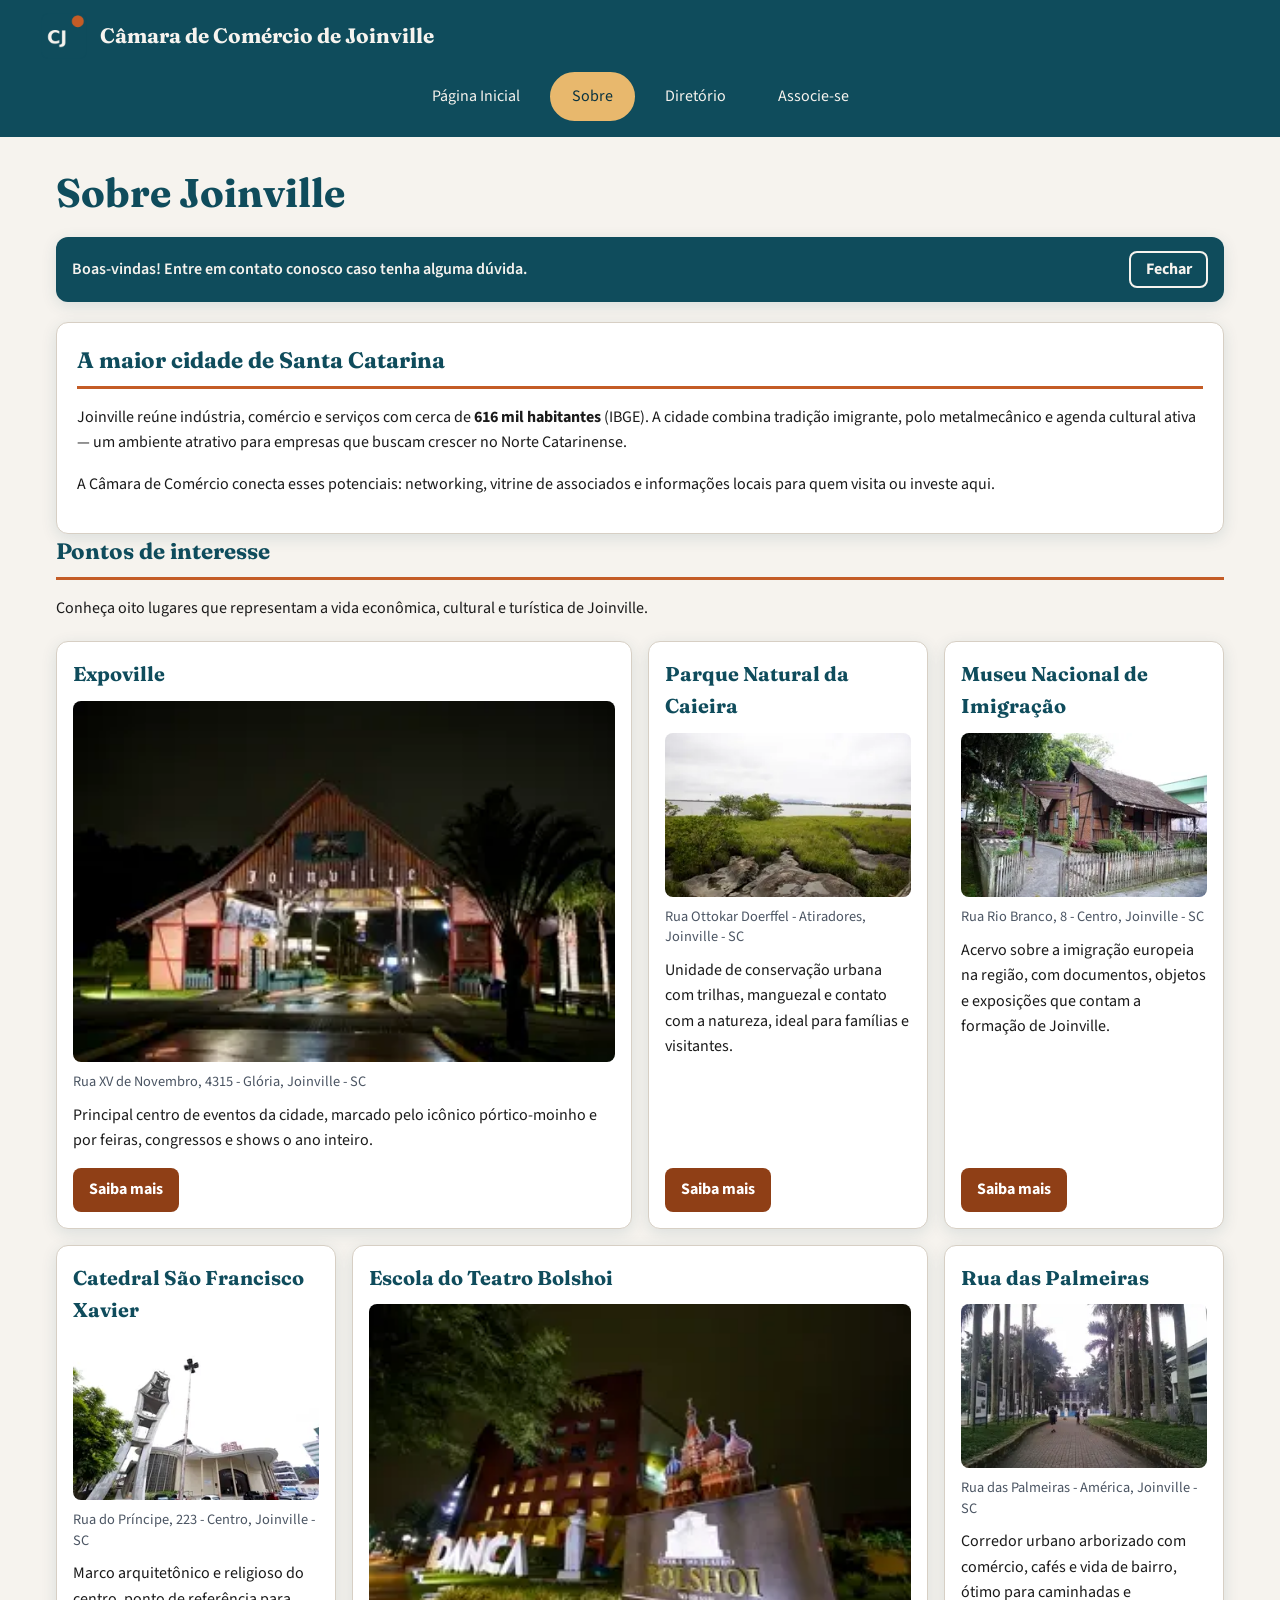
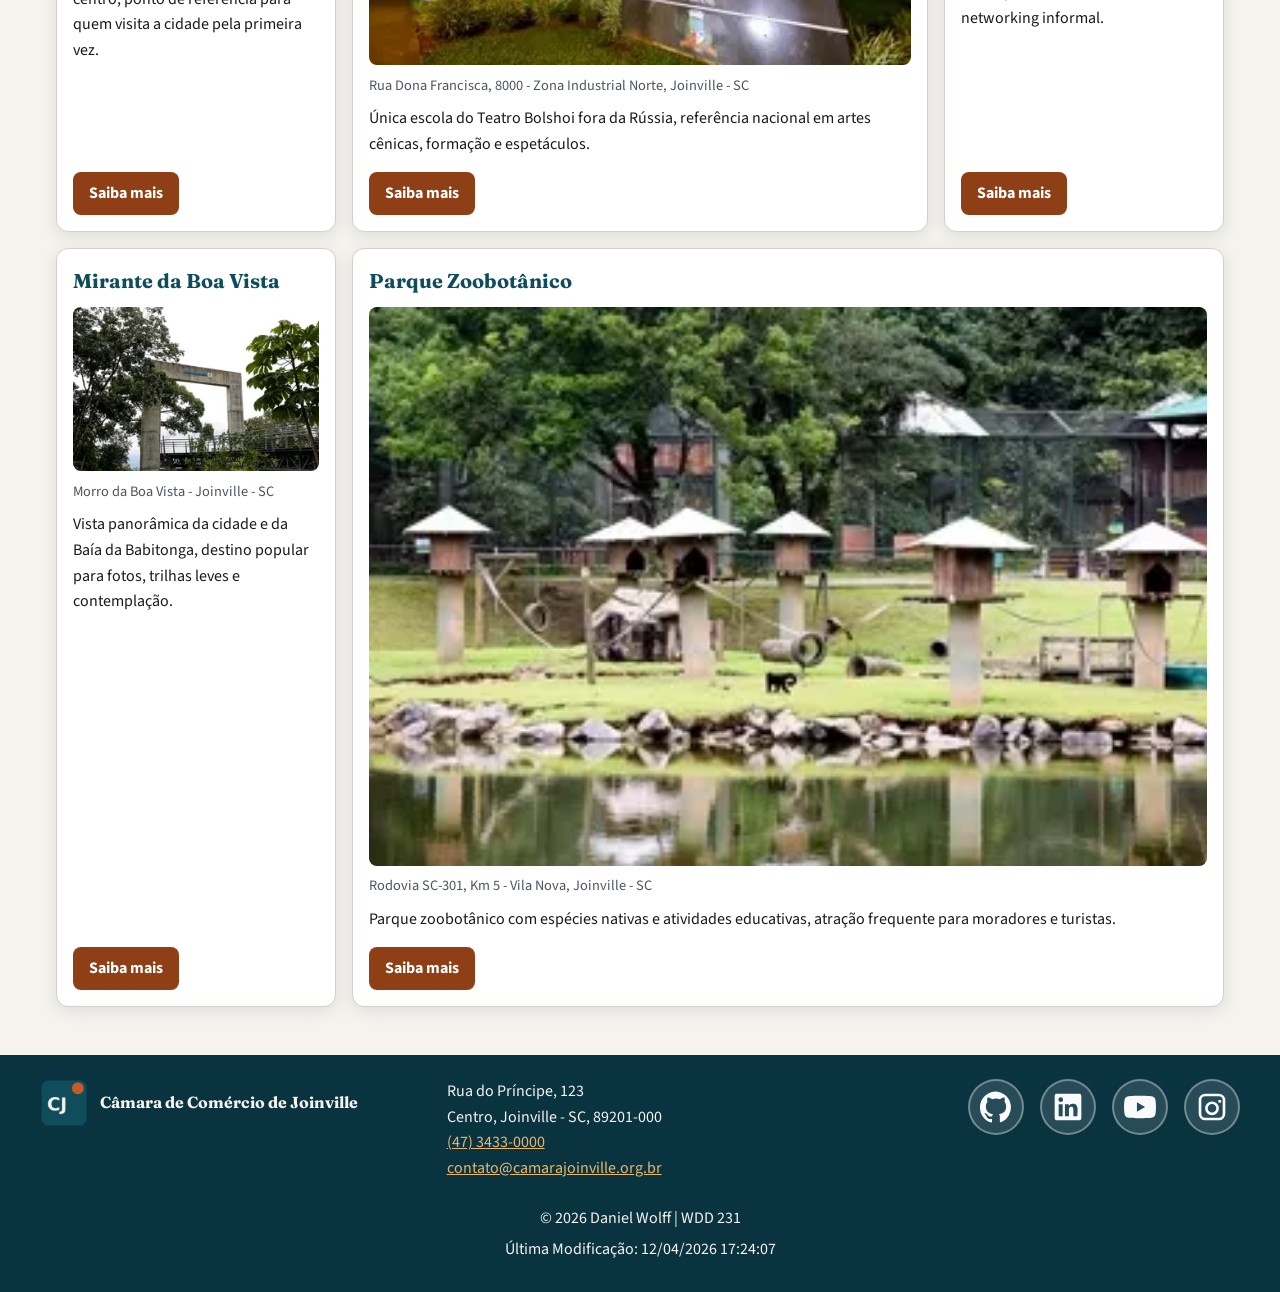
<file: camara/sobre.html>
<!DOCTYPE html>
<html lang="pt-BR">
  <head>
    <meta charset="UTF-8">
    <meta name="viewport" content="width=device-width, initial-scale=1.0">
    <meta
      name="description"
      content="Conheça Joinville: demografia, cultura e oito pontos de interesse que atraem negócios, visitantes e associados da Câmara."
    >
    <meta name="author" content="Daniel Wolff">
    <title>Sobre | Câmara de Comércio de Joinville</title>
    <link rel="icon" href="favicon.ico">
    <meta property="og:title" content="Sobre Joinville | Câmara de Comércio (SC)">
    <meta
      property="og:description"
      content="Dados e atrações de Joinville para quem quer empreender, visitar ou se associar à Câmara de Comércio."
    >
    <meta property="og:image" content="https://danieldiaswolff.github.io/wdd231/camara/imagens/og-inicio.jpg">
    <meta property="og:url" content="https://danieldiaswolff.github.io/wdd231/camara/sobre.html">
    <link rel="preconnect" href="https://fonts.googleapis.com">
    <link rel="preconnect" href="https://fonts.gstatic.com" crossorigin>
    <link
      rel="preload"
      as="style"
      href="https://fonts.googleapis.com/css2?family=Fraunces:wght@600;700&family=Source+Sans+3:wght@400;600;700&display=swap"
    >
    <link
      id="fontes-google"
      rel="stylesheet"
      href="https://fonts.googleapis.com/css2?family=Fraunces:wght@600;700&family=Source+Sans+3:wght@400;600;700&display=swap"
      media="print"
    >
    <noscript>
      <link
        rel="stylesheet"
        href="https://fonts.googleapis.com/css2?family=Fraunces:wght@600;700&family=Source+Sans+3:wght@400;600;700&display=swap"
      >
    </noscript>
    <link rel="stylesheet" href="estilos/normalize.css">
    <link rel="stylesheet" href="estilos/telas-pequenas.css">
    <link rel="stylesheet" href="estilos/maior.css">
    <link rel="stylesheet" href="estilos/midia.css">
    <script src="scripts/navegacao.js" defer></script>
    <script src="scripts/data.js" defer></script>
    <script src="scripts/sobre.js" type="module"></script>
  </head>
  <body>
    <header>
      <div class="cabecalho-conteudo">
        <a class="marca" href="index.html">
          <img src="imagens/logo.png" alt="Logotipo da Câmara de Comércio de Joinville" width="48" height="48">
          <span>Câmara de Comércio de Joinville</span>
        </a>
        <button
          id="menu-hamburguer"
          type="button"
          aria-label="Abrir menu de navegação"
          aria-expanded="false"
          aria-controls="navegacao-principal"
        >
          <span></span>
          <span></span>
          <span></span>
        </button>
      </div>
      <nav id="navegacao-principal" aria-label="Navegação principal">
        <ul>
          <li><a href="index.html">Página Inicial</a></li>
          <li><a href="sobre.html" aria-current="page">Sobre</a></li>
          <li><a href="diretorio.html">Diretório</a></li>
          <li><a href="associacao.html">Associe-se</a></li>
        </ul>
      </nav>
    </header>

    <main>
      <h1>Sobre Joinville</h1>

      <aside id="mensagem-visita" class="mensagem-visita" hidden>
        <p></p>
        <button id="fechar-visita" type="button" aria-label="Fechar mensagem de visita">Fechar</button>
      </aside>

      <section class="pagina-resumo" aria-labelledby="titulo-cidade">
        <h2 id="titulo-cidade">A maior cidade de Santa Catarina</h2>
        <p>
          Joinville reúne indústria, comércio e serviços com cerca de
          <strong>616 mil habitantes</strong> (IBGE). A cidade combina tradição
          imigrante, polo metalmecânico e agenda cultural ativa — um ambiente
          atrativo para empresas que buscam crescer no Norte Catarinense.
        </p>
        <p>
          A Câmara de Comércio conecta esses potenciais: networking, vitrine de
          associados e informações locais para quem visita ou investe aqui.
        </p>
      </section>

      <section aria-labelledby="titulo-interesses">
        <h2 id="titulo-interesses">Pontos de interesse</h2>
        <p class="introducao">
          Conheça oito lugares que representam a vida econômica, cultural e
          turística de Joinville.
        </p>
        <div id="grade-interesses" class="grade-interesses"></div>
      </section>
    </main>

    <footer>
      <div class="rodape-grade">
        <div class="rodape-marca">
          <img src="imagens/logo.png" alt="" width="48" height="48">
          <p>Câmara de Comércio de Joinville</p>
        </div>
        <address>
          Rua do Príncipe, 123<br>
          Centro, Joinville - SC, 89201-000<br>
          <a href="tel:+554734330000">(47) 3433-0000</a><br>
          <a href="mailto:contato@camarajoinville.org.br">contato@camarajoinville.org.br</a>
        </address>
        <nav class="redes-sociais" aria-label="Redes sociais">
          <a href="https://github.com/danieldiaswolff" target="_blank" rel="noopener noreferrer" aria-label="GitHub de Daniel Wolff">
            <img src="imagens/icon-github.svg" alt="" width="32" height="32">
          </a>
          <a href="https://www.linkedin.com/in/danieldiaswolff/" target="_blank" rel="noopener noreferrer" aria-label="LinkedIn de Daniel Wolff">
            <img src="imagens/icon-linkedin.svg" alt="" width="32" height="32">
          </a>
          <a href="https://www.youtube.com/" target="_blank" rel="noopener noreferrer" aria-label="YouTube">
            <img src="imagens/icon-youtube.svg" alt="" width="32" height="32">
          </a>
          <a href="https://www.instagram.com/" target="_blank" rel="noopener noreferrer" aria-label="Instagram">
            <img src="imagens/icon-instagram.svg" alt="" width="32" height="32">
          </a>
        </nav>
      </div>
      <p>
        &copy; <span id="anoAtual"></span> Daniel Wolff | WDD 231
      </p>
      <p id="ultimaModificacao"></p>
    </footer>
  </body>
</html>
</file>
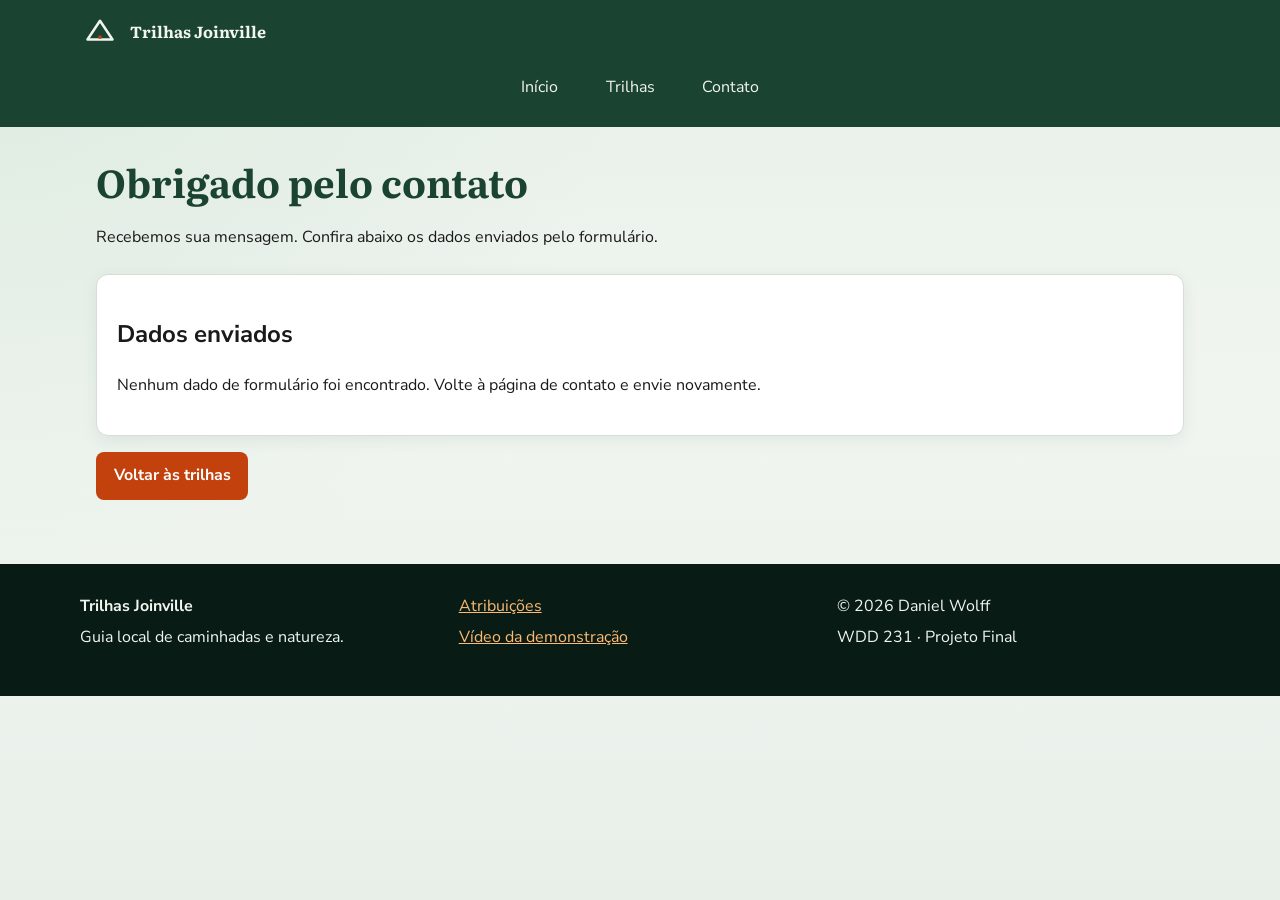
<file: final/agradecimento.html>
<!DOCTYPE html>
<html lang="pt-BR">
  <head>
    <meta charset="UTF-8">
    <meta name="viewport" content="width=device-width, initial-scale=1.0">
    <meta
      name="description"
      content="Obrigado pelo contato. Confira os dados enviados no formulário de Trilhas Joinville."
    >
    <meta name="author" content="Daniel Wolff">
    <title>Agradecimento | Trilhas Joinville</title>
    <link rel="icon" href="imagens/favicon.svg" type="image/svg+xml">
    <meta property="og:title" content="Obrigado pelo contato | Trilhas Joinville">
    <meta
      property="og:description"
      content="Confirmamos o recebimento da sua mensagem. Confira os dados enviados no formulário."
    >
    <meta
      property="og:image"
      content="https://danieldiaswolff.github.io/wdd231/final/imagens/og-inicio.jpg"
    >
    <meta
      property="og:url"
      content="https://danieldiaswolff.github.io/wdd231/final/agradecimento.html"
    >
    <meta property="og:type" content="website">
    <link rel="preconnect" href="https://fonts.googleapis.com">
    <link rel="preconnect" href="https://fonts.gstatic.com" crossorigin>
    <link
      href="https://fonts.googleapis.com/css2?family=Literata:wght@600;700&family=Nunito+Sans:wght@400;600;700&display=swap"
      rel="stylesheet"
    >
    <link rel="stylesheet" href="estilos/normalize.css">
    <link rel="stylesheet" href="estilos/base.css">
    <script type="module" src="scripts/agradecimento.mjs"></script>
  </head>
  <body>
    <header>
      <div class="cabecalho">
        <a class="marca" href="index.html">
          <img
            src="imagens/favicon.svg"
            alt="Logotipo Trilhas Joinville"
            width="40"
            height="40"
          >
          <span>Trilhas Joinville</span>
        </a>
        <button
          id="menu"
          type="button"
          aria-label="Abrir menu de navegação"
          aria-expanded="false"
          aria-controls="navegacao"
        >
          <span></span>
          <span></span>
          <span></span>
        </button>
      </div>
      <nav id="navegacao" aria-label="Navegação principal">
        <ul>
          <li><a href="index.html">Início</a></li>
          <li><a href="trilhas.html">Trilhas</a></li>
          <li><a href="contato.html">Contato</a></li>
        </ul>
      </nav>
    </header>

    <main>
      <h1>Obrigado pelo contato</h1>
      <p class="intro">
        Recebemos sua mensagem. Confira abaixo os dados enviados pelo
        formulário.
      </p>

      <section class="lista-dados" aria-labelledby="titulo-resumo">
        <h2 id="titulo-resumo">Dados enviados</h2>
        <dl id="dados-formulario"></dl>
      </section>

      <p><a class="botao" href="trilhas.html">Voltar às trilhas</a></p>
    </main>

    <footer>
      <div class="rodape-conteudo">
        <div>
          <p><strong>Trilhas Joinville</strong></p>
          <p>Guia local de caminhadas e natureza.</p>
        </div>
        <div>
          <p><a href="atribuicoes.html">Atribuições</a></p>
          <p>
            <a
              href="https://www.loom.com/share/ba423c0d85f34113b145d4e9e40340eb"
              id="link-video"
              target="_blank"
              rel="noopener noreferrer"
            >Vídeo da demonstração</a>
          </p>
        </div>
        <div>
          <p>&copy; <span id="ano"></span> Daniel Wolff</p>
          <p>WDD 231 · Projeto Final</p>
        </div>
      </div>
    </footer>
  </body>
</html>
</file>
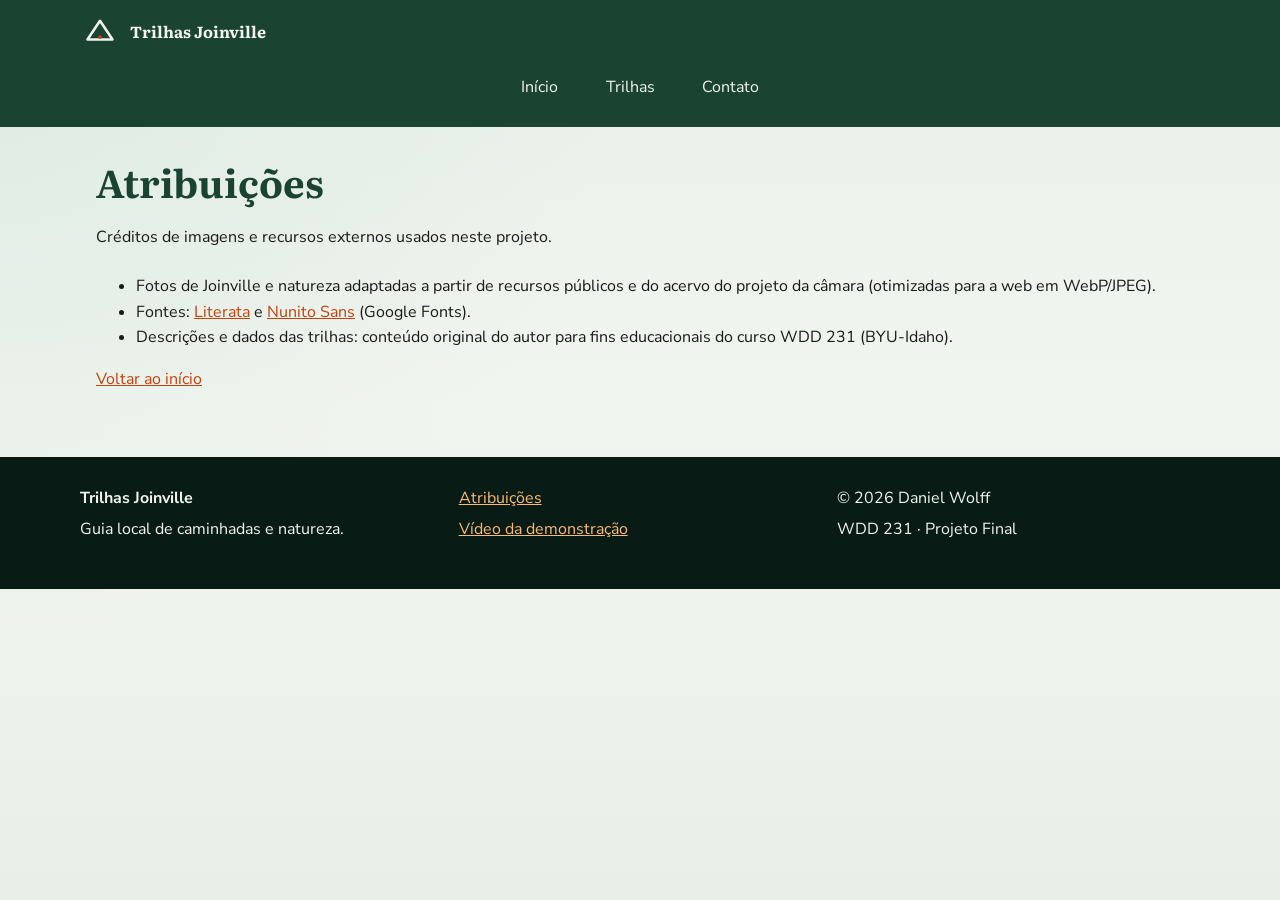
<file: final/atribuicoes.html>
<!DOCTYPE html>
<html lang="pt-BR">
  <head>
    <meta charset="UTF-8">
    <meta name="viewport" content="width=device-width, initial-scale=1.0">
    <meta
      name="description"
      content="Fontes e créditos de imagens, tipografia e recursos usados no site Trilhas Joinville."
    >
    <meta name="author" content="Daniel Wolff">
    <title>Atribuições | Trilhas Joinville</title>
    <link rel="icon" href="imagens/favicon.svg" type="image/svg+xml">
    <meta property="og:title" content="Atribuições e créditos | Trilhas Joinville">
    <meta
      property="og:description"
      content="Fontes e créditos de imagens, tipografia e recursos usados no site Trilhas Joinville."
    >
    <meta
      property="og:image"
      content="https://danieldiaswolff.github.io/wdd231/final/imagens/og-inicio.jpg"
    >
    <meta
      property="og:url"
      content="https://danieldiaswolff.github.io/wdd231/final/atribuicoes.html"
    >
    <meta property="og:type" content="website">
    <link rel="preconnect" href="https://fonts.googleapis.com">
    <link rel="preconnect" href="https://fonts.gstatic.com" crossorigin>
    <link
      href="https://fonts.googleapis.com/css2?family=Literata:wght@600;700&family=Nunito+Sans:wght@400;600;700&display=swap"
      rel="stylesheet"
    >
    <link rel="stylesheet" href="estilos/normalize.css">
    <link rel="stylesheet" href="estilos/base.css">
    <script type="module" src="scripts/navegacao.mjs"></script>
  </head>
  <body>
    <header>
      <div class="cabecalho">
        <a class="marca" href="index.html">
          <img
            src="imagens/favicon.svg"
            alt="Logotipo Trilhas Joinville"
            width="40"
            height="40"
          >
          <span>Trilhas Joinville</span>
        </a>
        <button
          id="menu"
          type="button"
          aria-label="Abrir menu de navegação"
          aria-expanded="false"
          aria-controls="navegacao"
        >
          <span></span>
          <span></span>
          <span></span>
        </button>
      </div>
      <nav id="navegacao" aria-label="Navegação principal">
        <ul>
          <li><a href="index.html">Início</a></li>
          <li><a href="trilhas.html">Trilhas</a></li>
          <li><a href="contato.html">Contato</a></li>
        </ul>
      </nav>
    </header>

    <main>
      <h1>Atribuições</h1>
      <p class="intro">
        Créditos de imagens e recursos externos usados neste projeto.
      </p>
      <ul>
        <li>
          Fotos de Joinville e natureza adaptadas a partir de recursos públicos
          e do acervo do projeto da câmara (otimizadas para a web em WebP/JPEG).
        </li>
        <li>
          Fontes:
          <a href="https://fonts.google.com/specimen/Literata">Literata</a> e
          <a href="https://fonts.google.com/specimen/Nunito+Sans">Nunito Sans</a>
          (Google Fonts).
        </li>
        <li>
          Descrições e dados das trilhas: conteúdo original do autor para fins
          educacionais do curso WDD 231 (BYU-Idaho).
        </li>
      </ul>
      <p><a href="index.html">Voltar ao início</a></p>
    </main>

    <footer>
      <div class="rodape-conteudo">
        <div>
          <p><strong>Trilhas Joinville</strong></p>
          <p>Guia local de caminhadas e natureza.</p>
        </div>
        <div>
          <p><a href="atribuicoes.html">Atribuições</a></p>
          <p>
            <a
              href="https://www.loom.com/share/ba423c0d85f34113b145d4e9e40340eb"
              id="link-video"
              target="_blank"
              rel="noopener noreferrer"
            >Vídeo da demonstração</a>
          </p>
        </div>
        <div>
          <p>&copy; <span id="ano"></span> Daniel Wolff</p>
          <p>WDD 231 · Projeto Final</p>
        </div>
      </div>
    </footer>
  </body>
</html>
</file>
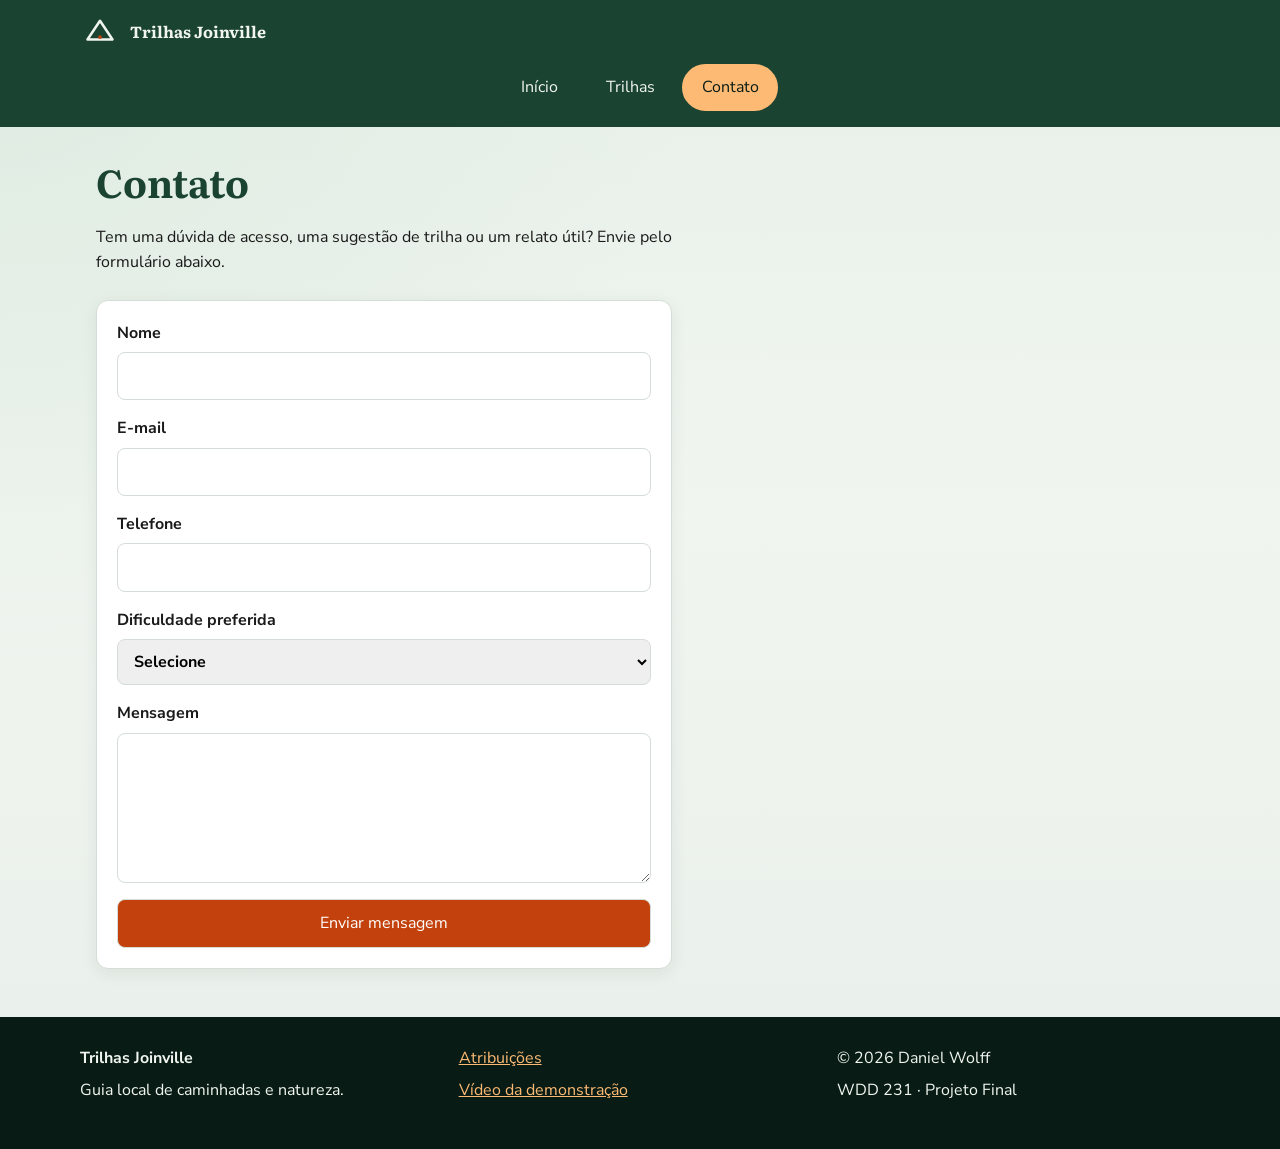
<file: final/contato.html>
<!DOCTYPE html>
<html lang="pt-BR">
  <head>
    <meta charset="UTF-8">
    <meta name="viewport" content="width=device-width, initial-scale=1.0">
    <meta
      name="description"
      content="Envie dúvidas ou sugestões de trilhas perto de Joinville pelo formulário de contato."
    >
    <meta name="author" content="Daniel Wolff">
    <title>Contato | Trilhas Joinville</title>
    <link rel="icon" href="imagens/favicon.svg" type="image/svg+xml">
    <meta property="og:title" content="Contato para sugestões | Trilhas Joinville">
    <meta
      property="og:description"
      content="Fale conosco para dúvidas, dicas de acesso ou sugestões de novas trilhas em Joinville."
    >
    <meta
      property="og:image"
      content="https://danieldiaswolff.github.io/wdd231/final/imagens/og-inicio.jpg"
    >
    <meta
      property="og:url"
      content="https://danieldiaswolff.github.io/wdd231/final/contato.html"
    >
    <meta property="og:type" content="website">
    <link rel="preconnect" href="https://fonts.googleapis.com">
    <link rel="preconnect" href="https://fonts.gstatic.com" crossorigin>
    <link
      href="https://fonts.googleapis.com/css2?family=Literata:wght@600;700&family=Nunito+Sans:wght@400;600;700&display=swap"
      rel="stylesheet"
    >
    <link rel="stylesheet" href="estilos/normalize.css">
    <link rel="stylesheet" href="estilos/base.css">
    <script type="module" src="scripts/contato.mjs"></script>
  </head>
  <body>
    <header>
      <div class="cabecalho">
        <a class="marca" href="index.html">
          <img
            src="imagens/favicon.svg"
            alt="Logotipo Trilhas Joinville"
            width="40"
            height="40"
          >
          <span>Trilhas Joinville</span>
        </a>
        <button
          id="menu"
          type="button"
          aria-label="Abrir menu de navegação"
          aria-expanded="false"
          aria-controls="navegacao"
        >
          <span></span>
          <span></span>
          <span></span>
        </button>
      </div>
      <nav id="navegacao" aria-label="Navegação principal">
        <ul>
          <li><a href="index.html">Início</a></li>
          <li><a href="trilhas.html">Trilhas</a></li>
          <li><a href="contato.html" aria-current="page">Contato</a></li>
        </ul>
      </nav>
    </header>

    <main>
      <h1>Contato</h1>
      <p class="intro">
        Tem uma dúvida de acesso, uma sugestão de trilha ou um relato útil?
        Envie pelo formulário abaixo.
      </p>

      <form
        id="formulario-contato"
        class="formulario"
        method="get"
        action="agradecimento.html"
      >
        <label for="nome">
          Nome
          <input
            type="text"
            id="nome"
            name="nome"
            autocomplete="name"
            required
          >
        </label>

        <label for="email">
          E-mail
          <input
            type="email"
            id="email"
            name="email"
            autocomplete="email"
            required
          >
        </label>

        <label for="telefone">
          Telefone
          <input
            type="tel"
            id="telefone"
            name="telefone"
            autocomplete="tel"
          >
        </label>

        <label for="dificuldade">
          Dificuldade preferida
          <select id="dificuldade" name="dificuldade" required>
            <option value="">Selecione</option>
            <option value="Facil">Fácil</option>
            <option value="Moderada">Moderada</option>
            <option value="Dificil">Difícil</option>
            <option value="qualquer">Qualquer</option>
          </select>
        </label>

        <label for="mensagem">
          Mensagem
          <textarea
            id="mensagem"
            name="mensagem"
            rows="5"
            required
          ></textarea>
        </label>

        <input type="submit" value="Enviar mensagem">
      </form>
    </main>

    <footer>
      <div class="rodape-conteudo">
        <div>
          <p><strong>Trilhas Joinville</strong></p>
          <p>Guia local de caminhadas e natureza.</p>
        </div>
        <div>
          <p><a href="atribuicoes.html">Atribuições</a></p>
          <p>
            <a
              href="https://www.loom.com/share/ba423c0d85f34113b145d4e9e40340eb"
              id="link-video"
              target="_blank"
              rel="noopener noreferrer"
            >Vídeo da demonstração</a>
          </p>
        </div>
        <div>
          <p>&copy; <span id="ano"></span> Daniel Wolff</p>
          <p>WDD 231 · Projeto Final</p>
        </div>
      </div>
    </footer>
  </body>
</html>
</file>
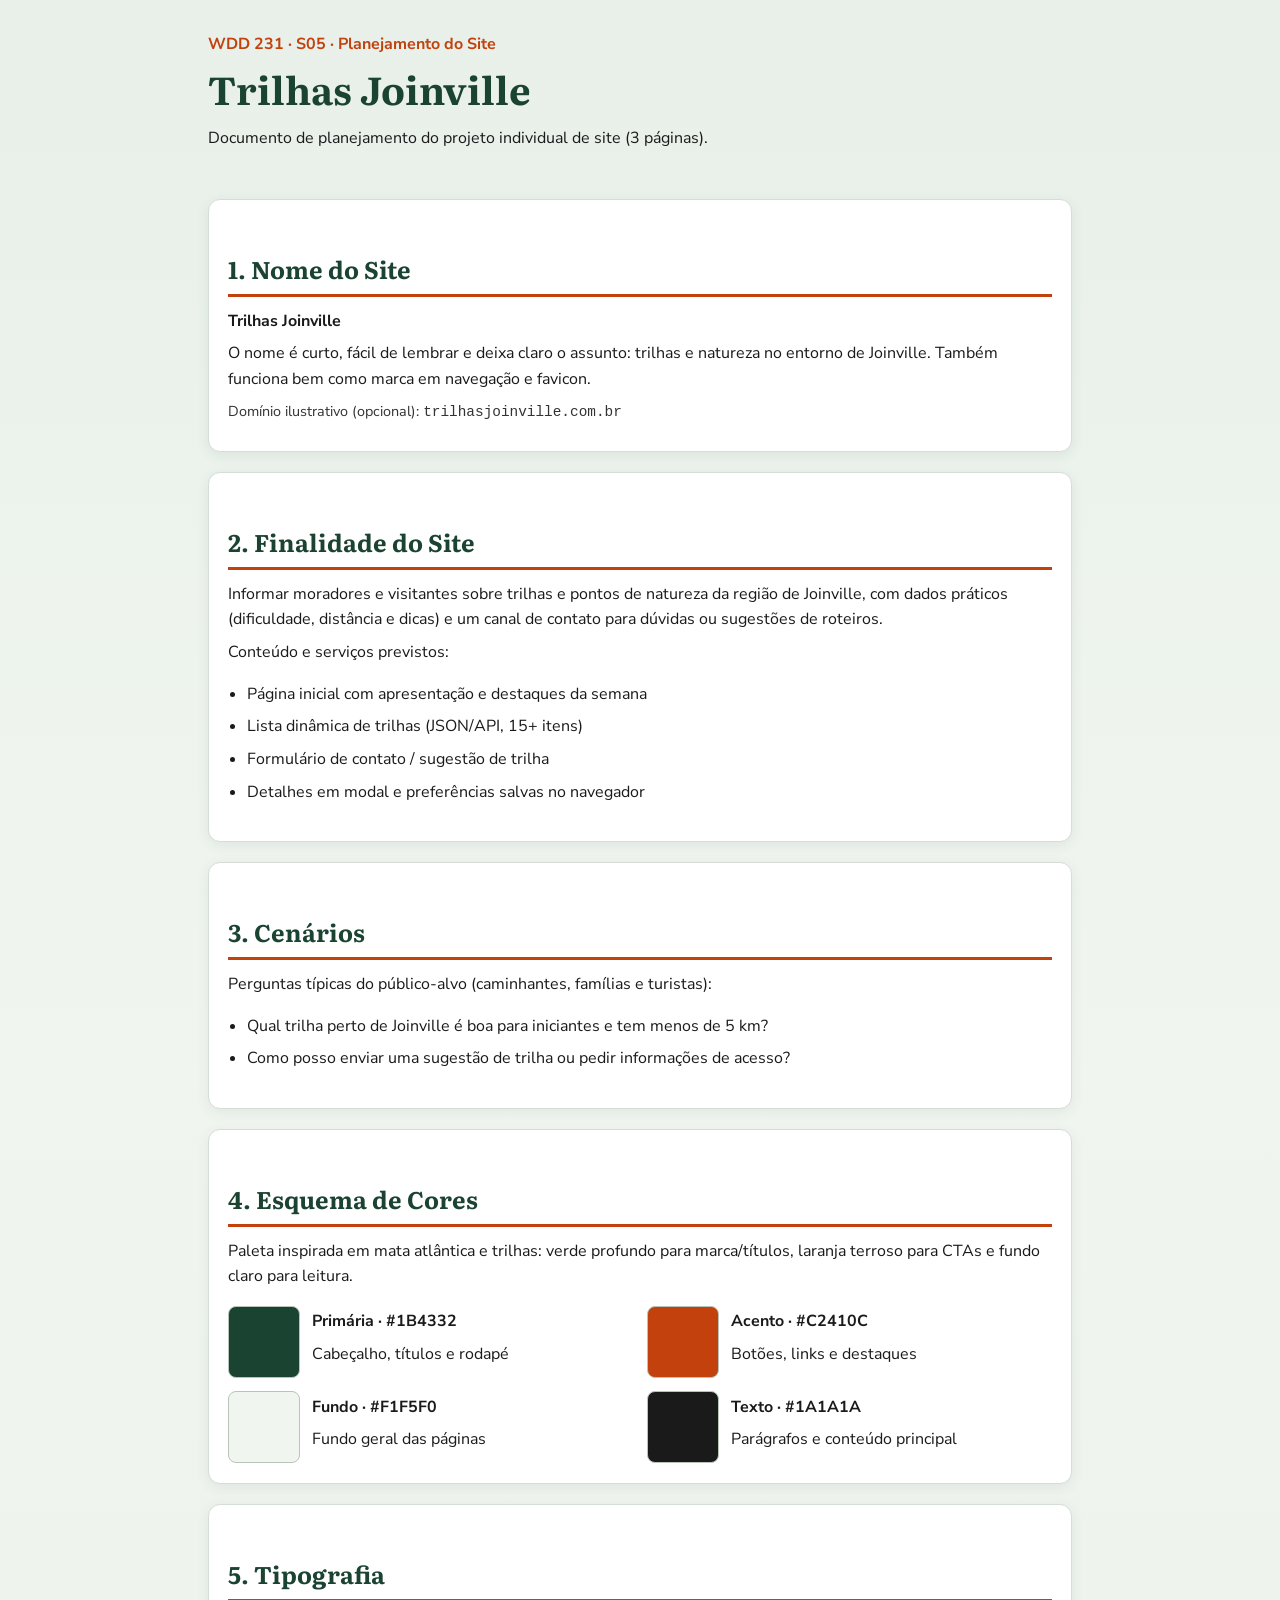
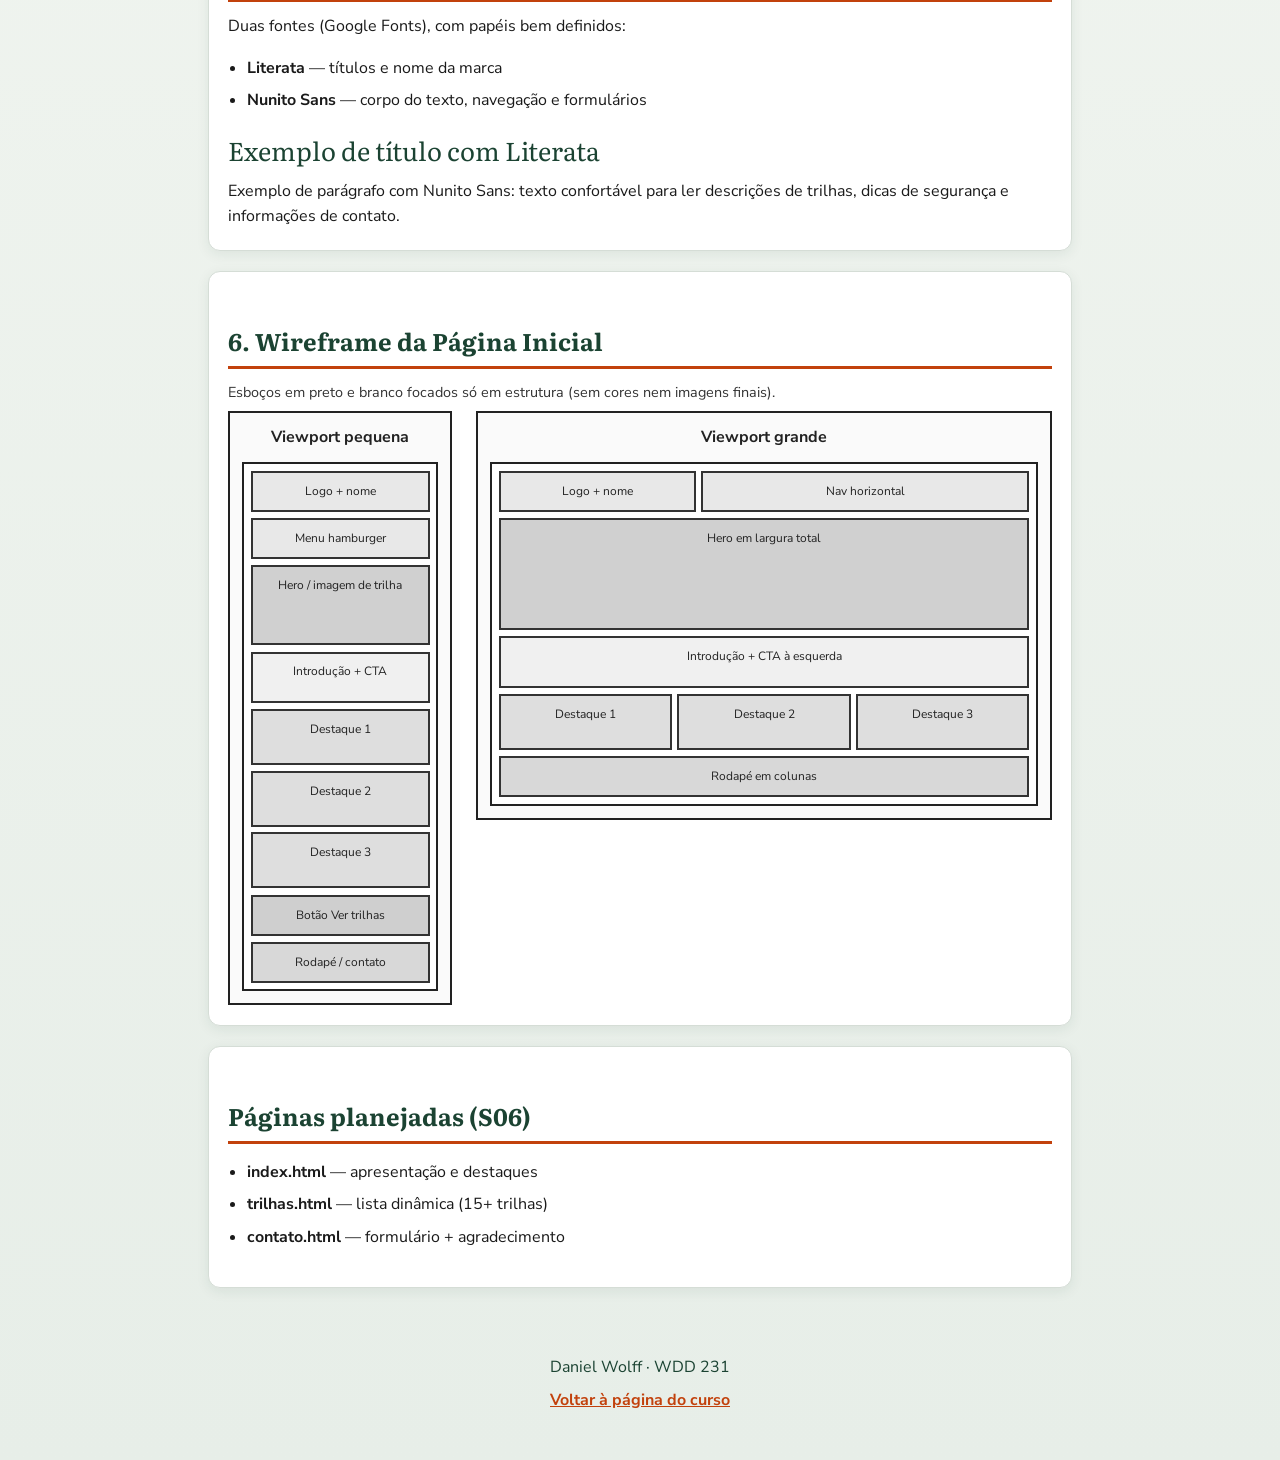
<file: projeto/siteplan.html>
<!DOCTYPE html>
<html lang="pt-BR">
  <head>
    <meta charset="UTF-8">
    <meta name="viewport" content="width=device-width, initial-scale=1.0">
    <meta
      name="description"
      content="Planejamento do site Trilhas Joinville: finalidade, cenários, cores, tipografia e wireframes da página inicial."
    >
    <meta name="author" content="Daniel Wolff">
    <title>Planejamento do Site | Trilhas Joinville</title>
    <link rel="icon" href="../imagens/logo.svg">
    <link rel="preconnect" href="https://fonts.googleapis.com">
    <link rel="preconnect" href="https://fonts.gstatic.com" crossorigin>
    <link
      href="https://fonts.googleapis.com/css2?family=Literata:wght@600;700&family=Nunito+Sans:wght@400;600;700&display=swap"
      rel="stylesheet"
    >
    <link rel="stylesheet" href="estilos/siteplan.css">
  </head>
  <body>
    <header>
      <p class="subtitulo-plano">WDD 231 · S05 · Planejamento do Site</p>
      <h1 class="marca">Trilhas Joinville</h1>
      <p>
        Documento de planejamento do projeto individual de site (3 páginas).
      </p>
    </header>

    <main>
      <section aria-labelledby="nome-site">
        <h2 id="nome-site">1. Nome do Site</h2>
        <p><strong>Trilhas Joinville</strong></p>
        <p>
          O nome é curto, fácil de lembrar e deixa claro o assunto: trilhas e
          natureza no entorno de Joinville. Também funciona bem como marca em
          navegação e favicon.
        </p>
        <p class="nota">
          Domínio ilustrativo (opcional): <code>trilhasjoinville.com.br</code>
        </p>
      </section>

      <section aria-labelledby="finalidade">
        <h2 id="finalidade">2. Finalidade do Site</h2>
        <p>
          Informar moradores e visitantes sobre trilhas e pontos de natureza da
          região de Joinville, com dados práticos (dificuldade, distância e
          dicas) e um canal de contato para dúvidas ou sugestões de roteiros.
        </p>
        <p>Conteúdo e serviços previstos:</p>
        <ul>
          <li>Página inicial com apresentação e destaques da semana</li>
          <li>Lista dinâmica de trilhas (JSON/API, 15+ itens)</li>
          <li>Formulário de contato / sugestão de trilha</li>
          <li>Detalhes em modal e preferências salvas no navegador</li>
        </ul>
      </section>

      <section aria-labelledby="cenarios">
        <h2 id="cenarios">3. Cenários</h2>
        <p>
          Perguntas típicas do público-alvo (caminhantes, famílias e turistas):
        </p>
        <ul>
          <li>
            Qual trilha perto de Joinville é boa para iniciantes e tem menos de
            5 km?
          </li>
          <li>
            Como posso enviar uma sugestão de trilha ou pedir informações de
            acesso?
          </li>
        </ul>
      </section>

      <section aria-labelledby="cores">
        <h2 id="cores">4. Esquema de Cores</h2>
        <p>
          Paleta inspirada em mata atlântica e trilhas: verde profundo para
          marca/títulos, laranja terroso para CTAs e fundo claro para leitura.
        </p>
        <div class="amostra-cores">
          <div class="cor">
            <div class="swatch swatch-primaria" aria-hidden="true"></div>
            <div>
              <strong>Primária · #1B4332</strong>
              <p>Cabeçalho, títulos e rodapé</p>
            </div>
          </div>
          <div class="cor">
            <div class="swatch swatch-acento" aria-hidden="true"></div>
            <div>
              <strong>Acento · #C2410C</strong>
              <p>Botões, links e destaques</p>
            </div>
          </div>
          <div class="cor">
            <div class="swatch swatch-fundo" aria-hidden="true"></div>
            <div>
              <strong>Fundo · #F1F5F0</strong>
              <p>Fundo geral das páginas</p>
            </div>
          </div>
          <div class="cor">
            <div class="swatch swatch-texto" aria-hidden="true"></div>
            <div>
              <strong>Texto · #1A1A1A</strong>
              <p>Parágrafos e conteúdo principal</p>
            </div>
          </div>
        </div>
      </section>

      <section class="exemplo-tipografia" aria-labelledby="tipografia">
        <h2 id="tipografia">5. Tipografia</h2>
        <p>Duas fontes (Google Fonts), com papéis bem definidos:</p>
        <ul>
          <li>
            <strong>Literata</strong> — títulos e nome da marca
          </li>
          <li>
            <strong>Nunito Sans</strong> — corpo do texto, navegação e
            formulários
          </li>
        </ul>
        <p class="exemplo-titulo">Exemplo de título com Literata</p>
        <p class="exemplo-corpo">
          Exemplo de parágrafo com Nunito Sans: texto confortável para ler
          descrições de trilhas, dicas de segurança e informações de contato.
        </p>
      </section>

      <section aria-labelledby="wireframes">
        <h2 id="wireframes">6. Wireframe da Página Inicial</h2>
        <p class="nota">
          Esboços em preto e branco focados só em estrutura (sem cores nem
          imagens finais).
        </p>

        <div class="wireframes">
          <article class="wireframe wf-mobile" aria-label="Wireframe mobile">
            <h3>Viewport pequena</h3>
            <div class="wf-pagina">
              <div class="wf-bloco wf-header">Logo + nome</div>
              <div class="wf-bloco wf-nav">Menu hamburger</div>
              <div class="wf-bloco wf-hero">Hero / imagem de trilha</div>
              <div class="wf-bloco wf-texto">Introdução + CTA</div>
              <div class="wf-cards">
                <div class="wf-bloco wf-card">Destaque 1</div>
                <div class="wf-bloco wf-card">Destaque 2</div>
                <div class="wf-bloco wf-card">Destaque 3</div>
              </div>
              <div class="wf-bloco wf-cta">Botão Ver trilhas</div>
              <div class="wf-bloco wf-footer">Rodapé / contato</div>
            </div>
          </article>

          <article class="wireframe wf-desktop" aria-label="Wireframe desktop">
            <h3>Viewport grande</h3>
            <div class="wf-pagina">
              <div class="wf-topo">
                <div class="wf-bloco wf-header">Logo + nome</div>
                <div class="wf-bloco wf-nav">Nav horizontal</div>
              </div>
              <div class="wf-bloco wf-hero">Hero em largura total</div>
              <div class="wf-bloco wf-texto">Introdução + CTA à esquerda</div>
              <div class="wf-cards">
                <div class="wf-bloco wf-card">Destaque 1</div>
                <div class="wf-bloco wf-card">Destaque 2</div>
                <div class="wf-bloco wf-card">Destaque 3</div>
              </div>
              <div class="wf-bloco wf-footer">Rodapé em colunas</div>
            </div>
          </article>
        </div>
      </section>

      <section aria-labelledby="paginas">
        <h2 id="paginas">Páginas planejadas (S06)</h2>
        <ul>
          <li><strong>index.html</strong> — apresentação e destaques</li>
          <li><strong>trilhas.html</strong> — lista dinâmica (15+ trilhas)</li>
          <li><strong>contato.html</strong> — formulário + agradecimento</li>
        </ul>
      </section>
    </main>

    <footer>
      <p>Daniel Wolff · WDD 231</p>
      <p>
        <a href="../index.html">Voltar à página do curso</a>
      </p>
    </footer>
  </body>
</html>
</file>
<file: estilos/telas-pequenas.css>
:root {
  --cor-primaria: #1e3a5f;
  --cor-secundaria: #d4a017;
  --cor-fundo: #f4f7fb;
  --cor-texto: #1e293b;
  --cor-texto-claro: #f8fafc;
  --cor-borda: #cbd5e1;
  --cor-cartao: #ffffff;
  --cor-concluido: #166534;
  --cor-concluido-fundo: #dcfce7;
  --sombra: 0 0.25rem 1rem rgba(30, 58, 95, 0.12);
  --largura-maxima: 75rem;
  --espacamento: 1rem;
  --raio: 0.75rem;
}

*,
*::before,
*::after {
  box-sizing: border-box;
}

html {
  scroll-behavior: smooth;
}

body {
  font-family: "Source Sans 3", "Segoe UI", sans-serif;
  color: var(--cor-texto);
  background-color: var(--cor-fundo);
  line-height: 1.6;
}

img {
  max-width: 100%;
  height: auto;
  display: block;
}

a {
  color: var(--cor-primaria);
}

a:focus-visible,
button:focus-visible {
  outline: 3px solid var(--cor-secundaria);
  outline-offset: 2px;
}

header {
  background-color: var(--cor-primaria);
  color: var(--cor-texto-claro);
  padding: 0.75rem var(--espacamento);
}

.cabecalho-conteudo {
  display: flex;
  align-items: center;
  justify-content: space-between;
  gap: 1rem;
  max-width: var(--largura-maxima);
  margin: 0 auto;
}

.marca {
  display: flex;
  align-items: center;
  gap: 0.75rem;
}

.marca img {
  width: 3rem;
  height: 3rem;
}

.marca span {
  font-family: "Merriweather", Georgia, serif;
  font-size: 1.25rem;
  font-weight: 700;
}

#menu-hamburguer {
  display: flex;
  flex-direction: column;
  justify-content: center;
  gap: 0.3rem;
  width: 2.75rem;
  height: 2.75rem;
  padding: 0.5rem;
  border: 2px solid var(--cor-texto-claro);
  border-radius: 0.5rem;
  background: transparent;
  cursor: pointer;
}

#menu-hamburguer span {
  display: block;
  width: 100%;
  height: 0.2rem;
  background-color: var(--cor-texto-claro);
  border-radius: 1rem;
  transition: transform 0.2s ease, opacity 0.2s ease;
}

#menu-hamburguer.aberto span:nth-child(1) {
  transform: translateY(0.5rem) rotate(45deg);
}

#menu-hamburguer.aberto span:nth-child(2) {
  opacity: 0;
}

#menu-hamburguer.aberto span:nth-child(3) {
  transform: translateY(-0.5rem) rotate(-45deg);
}

nav {
  display: none;
  background-color: #16304f;
}

nav.aberto {
  display: block;
}

nav ul {
  list-style: none;
  margin: 0;
  padding: 0.5rem var(--espacamento) 1rem;
}

nav a {
  display: block;
  padding: 0.75rem 0.5rem;
  color: var(--cor-texto-claro);
  text-decoration: none;
  border-bottom: 1px solid rgba(248, 250, 252, 0.15);
}

nav a:hover,
nav a[aria-current="page"] {
  color: var(--cor-secundaria);
}

main {
  max-width: var(--largura-maxima);
  margin: 0 auto;
  padding: 1.5rem var(--espacamento) 3rem;
}

main > h1 {
  font-family: "Merriweather", Georgia, serif;
  color: var(--cor-primaria);
  margin-top: 0;
  margin-bottom: 1.5rem;
  font-size: 2rem;
}

section {
  background-color: var(--cor-cartao);
  border: 1px solid var(--cor-borda);
  border-radius: var(--raio);
  box-shadow: var(--sombra);
  padding: 1.25rem;
  margin-bottom: 1.5rem;
}

section h2 {
  font-family: "Merriweather", Georgia, serif;
  color: var(--cor-primaria);
  margin-top: 0;
  margin-bottom: 1rem;
  font-size: 1.5rem;
  border-bottom: 3px solid var(--cor-secundaria);
  padding-bottom: 0.5rem;
}

.sobre p {
  margin: 0;
}

.foto-estudante figure {
  margin: 0;
  text-align: center;
}

.foto-estudante img {
  width: 100%;
  max-width: 16rem;
  margin: 0 auto 0.75rem;
  border-radius: var(--raio);
  object-fit: cover;
  aspect-ratio: 326 / 523;
}

.foto-estudante figcaption {
  font-weight: 600;
  color: var(--cor-primaria);
}

.filtros-cursos {
  display: flex;
  flex-wrap: wrap;
  gap: 0.75rem;
  margin-bottom: 1rem;
}

.filtros-cursos button {
  flex: 1 1 100%;
  padding: 0.75rem 1rem;
  border: 2px solid var(--cor-primaria);
  border-radius: 999px;
  background-color: transparent;
  color: var(--cor-primaria);
  font-weight: 700;
  cursor: pointer;
  transition: background-color 0.2s ease, color 0.2s ease;
}

.filtros-cursos button:hover,
.filtros-cursos button.ativo {
  background-color: var(--cor-primaria);
  color: var(--cor-texto-claro);
}

#lista-cursos {
  display: grid;
  grid-template-columns: 1fr;
  gap: 1rem;
}

.cartao-curso {
  border: 1px solid var(--cor-borda);
  border-radius: var(--raio);
  padding: 1rem;
  background-color: var(--cor-fundo);
}

.cartao-curso h3 {
  margin: 0 0 0.5rem;
  color: var(--cor-primaria);
  font-size: 1.1rem;
}

.cartao-curso p {
  margin: 0.25rem 0;
}

.cartao-curso.concluido {
  border-color: var(--cor-concluido);
  background-color: var(--cor-concluido-fundo);
}

.cartao-curso.concluido h3 {
  color: var(--cor-concluido);
}

.etiqueta-concluido {
  display: inline-block;
  margin-top: 0.5rem;
  padding: 0.2rem 0.6rem;
  border-radius: 999px;
  background-color: var(--cor-concluido);
  color: #fff;
  font-size: 0.85rem;
  font-weight: 700;
}

#total-creditos {
  margin-top: 1rem;
  margin-bottom: 0;
  font-weight: 700;
  color: var(--cor-primaria);
}

footer {
  background-color: var(--cor-primaria);
  color: var(--cor-texto-claro);
  padding: 1.5rem var(--espacamento);
  text-align: center;
}

.redes-sociais {
  display: flex;
  justify-content: center;
  gap: 1rem;
  margin-bottom: 1rem;
}

.redes-sociais a {
  display: inline-flex;
  align-items: center;
  justify-content: center;
  width: 3.75rem;
  height: 3.75rem;
  border-radius: 50%;
  background-color: rgba(255, 255, 255, 0.12);
  border: 2px solid rgba(255, 255, 255, 0.35);
  text-decoration: none;
  transition: background-color 0.2s ease, border-color 0.2s ease, transform 0.2s ease;
}

.redes-sociais a:hover {
  background-color: var(--cor-secundaria);
  border-color: var(--cor-secundaria);
  transform: translateY(-2px);
}

.redes-sociais img {
  width: 2rem;
  height: 2rem;
  max-width: none;
  display: block;
  object-fit: contain;
}

footer p {
  margin: 0.35rem 0;
}
</file>
<file: estilos/maior.css>
@media screen and (min-width: 48rem) {
  #menu-hamburguer {
    display: none;
  }

  header {
    padding-bottom: 0;
  }

  .cabecalho-conteudo {
    flex-wrap: wrap;
  }

  nav {
    display: block;
    width: 100%;
    background-color: transparent;
  }

  nav ul {
    display: flex;
    justify-content: center;
    gap: 0.5rem;
    padding: 0.75rem 0 1rem;
  }

  nav a {
    border: 2px solid transparent;
    border-radius: 999px;
    padding: 0.6rem 1.25rem;
    border-bottom: 2px solid transparent;
    transition: background-color 0.2s ease, color 0.2s ease, border-color 0.2s ease;
  }

  nav a:hover,
  nav a[aria-current="page"] {
    background-color: var(--cor-secundaria);
    border-color: var(--cor-secundaria);
    color: var(--cor-primaria);
  }

  .grade-principal {
    display: grid;
    grid-template-columns: 1.2fr 0.8fr;
    gap: 1.5rem;
    align-items: start;
  }

  .grade-principal .certificados {
    grid-column: 1 / -1;
  }

  .filtros-cursos button {
    flex: 0 1 auto;
    min-width: 10rem;
  }

  #lista-cursos {
    grid-template-columns: repeat(2, minmax(0, 1fr));
  }
}

@media screen and (min-width: 64rem) {
  main > h1 {
    font-size: 2.5rem;
  }

  #lista-cursos {
    grid-template-columns: repeat(3, minmax(0, 1fr));
  }
}
</file>
<file: camara/estilos/telas-pequenas.css>
:root {
  --cor-primaria: #0f4c5c;
  --cor-primaria-escura: #0a3340;
  --cor-secundaria: #c45c26;
  --cor-secundaria-escura: #8f3f16;
  --cor-secundaria-mais-escura: #743313;
  --cor-destaque: #e8b86d;
  --cor-fundo: #f6f3ee;
  --cor-fundo-suave: #efeae3;
  --cor-texto: #1a1a1a;
  --cor-texto-claro: #f6f3ee;
  --cor-borda: #d7cfc4;
  --cor-cartao: #ffffff;
  --cor-prata: #4b5563;
  --cor-ouro: #92400e;
  --cor-bronze: #b45309;
  --cor-membro: #0f4c5c;
  --cor-erro: #7f1d1d;
  --cor-neutra: #4a4a4a;
  --cor-neutra-escura: #3a3a3a;
  --cor-destaque-fundo: #d8d3cb;
  --cor-destaque-borda: #8f877c;
  --cor-destaque-imagem: #4f4a44;
  --cor-overlay: #0a33408c;
  --cor-nav-borda: #f6f3ee26;
  --cor-rede-fundo: #ffffff1f;
  --cor-rede-borda: #ffffff59;
  --sombra: 0 0.25rem 1rem #0f4c5c1f;
  --sombra-modal: 0 0.75rem 2rem #0f4c5c40;
  --sombra-foto: 0 1px 2px #000000b3;
  --largura-maxima: 75rem;
  --espacamento: 1rem;
  --raio: 0.75rem;
  --fonte-titulo: "Fraunces", Georgia, serif;
  --fonte-corpo: "Source Sans 3", "Segoe UI", sans-serif;
}

*,
*::before,
*::after {
  box-sizing: border-box;
}

html {
  scroll-behavior: smooth;
}

body {
  font-family: var(--fonte-corpo);
  color: var(--cor-texto);
  background-color: var(--cor-fundo);
  line-height: 1.6;
  margin: 0;
}

img {
  max-width: 100%;
  height: auto;
  display: block;
}

a {
  color: var(--cor-primaria);
}

a:focus-visible,
button:focus-visible {
  outline: 3px solid var(--cor-secundaria);
  outline-offset: 2px;
}

header {
  background-color: var(--cor-primaria);
  color: var(--cor-texto-claro);
  padding: 0.75rem var(--espacamento);
}

.cabecalho-conteudo {
  display: flex;
  align-items: center;
  justify-content: space-between;
  gap: 1rem;
  max-width: var(--largura-maxima);
  margin: 0 auto;
}

.marca {
  display: flex;
  align-items: center;
  gap: 0.75rem;
  color: var(--cor-texto-claro);
  text-decoration: none;
}

.marca img,
.rodape-marca img {
  width: 3rem;
  height: 3rem;
  border-radius: 0.5rem;
}

.marca span,
.rodape-marca p {
  font-family: var(--fonte-titulo);
  font-weight: 700;
}

.marca span {
  font-size: 1.05rem;
  line-height: 1.2;
}

.rodape-marca p {
  margin: 0;
}

#menu-hamburguer {
  display: flex;
  flex-direction: column;
  justify-content: center;
  gap: 0.3rem;
  width: 2.75rem;
  height: 2.75rem;
  padding: 0.5rem;
  border: 2px solid var(--cor-texto-claro);
  border-radius: 0.5rem;
  background: transparent;
  cursor: pointer;
}

#menu-hamburguer span {
  display: block;
  width: 100%;
  height: 0.2rem;
  background-color: var(--cor-texto-claro);
  border-radius: 1rem;
  transition: transform 0.2s ease, opacity 0.2s ease;
}

#menu-hamburguer.aberto span:nth-child(1) {
  transform: translateY(0.5rem) rotate(45deg);
}

#menu-hamburguer.aberto span:nth-child(2) {
  opacity: 0;
}

#menu-hamburguer.aberto span:nth-child(3) {
  transform: translateY(-0.5rem) rotate(-45deg);
}

#navegacao-principal {
  display: none;
  background-color: var(--cor-primaria-escura);
}

#navegacao-principal.aberto {
  display: block;
}

#navegacao-principal ul {
  list-style: none;
  margin: 0;
  padding: 0.5rem var(--espacamento) 1rem;
}

#navegacao-principal a {
  display: block;
  padding: 0.75rem 0.5rem;
  color: var(--cor-texto-claro);
  text-decoration: none;
  border-bottom: 1px solid var(--cor-nav-borda);
}

#navegacao-principal a:hover,
#navegacao-principal a[aria-current="page"] {
  color: var(--cor-destaque);
}

main {
  max-width: var(--largura-maxima);
  margin: 0 auto;
  padding: 1.5rem var(--espacamento) 3rem;
}

main > h1,
.conteudo-inicio > h1 {
  font-family: var(--fonte-titulo);
  color: var(--cor-primaria);
  margin-top: 0;
  margin-bottom: 0.75rem;
  font-size: 2rem;
}

.introducao {
  margin: 0 0 1.25rem;
  max-width: 42rem;
}

.pagina-resumo,
.cartao-evento,
.formulario-associacao,
.resumo-pedido,
.cartao-nivel {
  background-color: var(--cor-cartao);
  border: 1px solid var(--cor-borda);
  border-radius: var(--raio);
  box-shadow: var(--sombra);
}

.pagina-resumo,
.cartao-evento,
.formulario-associacao,
.resumo-pedido {
  padding: 1.25rem;
}

.cartao-evento {
  padding: 1rem;
}

.controles-exibicao {
  display: flex;
  flex-wrap: wrap;
  gap: 0.75rem;
  margin-bottom: 1.25rem;
}

.controles-exibicao button {
  flex: 1 1 8rem;
  padding: 0.7rem 1rem;
  border: 2px solid var(--cor-primaria);
  border-radius: 999px;
  background-color: transparent;
  color: var(--cor-primaria);
  font-weight: 700;
  cursor: pointer;
}

.controles-exibicao button:hover,
.controles-exibicao button.ativo {
  background-color: var(--cor-primaria);
  color: var(--cor-texto-claro);
}

section h2 {
  font-family: var(--fonte-titulo);
  color: var(--cor-primaria);
  margin-top: 0;
  margin-bottom: 1rem;
  font-size: 1.4rem;
  border-bottom: 3px solid var(--cor-secundaria);
  padding-bottom: 0.4rem;
}

#membros.grade {
  display: grid;
  grid-template-columns: 1fr;
  gap: 1rem;
}

#membros.grade article {
  background-color: var(--cor-cartao);
  border: 1px solid var(--cor-borda);
  border-radius: var(--raio);
  box-shadow: var(--sombra);
  padding: 1rem;
  text-align: center;
}

#membros.grade img {
  width: 100%;
  aspect-ratio: 1;
  margin: 0 auto 0.75rem;
  border-radius: calc(var(--raio) - 0.25rem);
  object-fit: cover;
}

#membros.lista {
  display: flex;
  flex-direction: column;
  border: 1px solid var(--cor-borda);
  border-radius: var(--raio);
  overflow: hidden;
  background-color: var(--cor-cartao);
}

#membros.lista article {
  display: grid;
  gap: 0.35rem;
  padding: 1rem;
  border-bottom: 1px solid var(--cor-borda);
  text-align: left;
}

#membros.lista article:nth-child(even) {
  background-color: var(--cor-fundo-suave);
}

#membros.lista article:last-child {
  border-bottom: none;
}

#membros.lista img,
#membros.lista .membro-setor {
  display: none;
}

#membros h3,
.cartao-evento h3,
.cartao-nivel h3 {
  margin: 0 0 0.35rem;
  color: var(--cor-primaria);
  font-size: 1.15rem;
}

.cartao-nivel h3 {
  margin-bottom: 0.4rem;
  font-family: var(--fonte-titulo);
}

#membros p {
  margin: 0.2rem 0;
}

#membros a {
  font-weight: 600;
}

.nivel {
  display: inline-block;
  margin-top: 0.5rem;
  padding: 0.2rem 0.65rem;
  border-radius: 999px;
  color: var(--cor-cartao);
  font-size: 0.85rem;
  font-weight: 700;
}

.nivel-1 {
  background-color: var(--cor-membro);
}

.nivel-2 {
  background-color: var(--cor-prata);
}

.nivel-3 {
  background-color: var(--cor-ouro);
}

.erro {
  color: var(--cor-erro);
  font-weight: 700;
}

footer {
  background-color: var(--cor-primaria-escura);
  color: var(--cor-texto-claro);
  padding: 1.5rem var(--espacamento);
  text-align: center;
}

.rodape-grade {
  display: flex;
  flex-direction: column;
  gap: 1.25rem;
  align-items: center;
  margin-bottom: 1.25rem;
}

.rodape-marca {
  display: flex;
  align-items: center;
  gap: 0.75rem;
}

address {
  font-style: normal;
  line-height: 1.6;
}

address a {
  color: var(--cor-destaque);
}

.redes-sociais {
  display: flex;
  justify-content: center;
  gap: 1rem;
}

.redes-sociais a {
  display: inline-flex;
  align-items: center;
  justify-content: center;
  width: 3.5rem;
  height: 3.5rem;
  border-radius: 50%;
  background-color: var(--cor-rede-fundo);
  border: 2px solid var(--cor-rede-borda);
  text-decoration: none;
}

.redes-sociais a:hover {
  background-color: var(--cor-secundaria);
  border-color: var(--cor-secundaria);
}

.redes-sociais img {
  width: 2rem;
  height: 2rem;
}

footer > p {
  margin: 0.35rem 0;
}

.pagina-inicial main {
  max-width: none;
  padding: 0;
}

.heroi {
  position: relative;
  background-color: var(--cor-primaria);
  color: var(--cor-texto-claro);
}

.heroi img {
  width: 100%;
  height: 16rem;
  object-fit: cover;
}

.botao-cta {
  position: absolute;
  right: 1rem;
  bottom: 1rem;
  z-index: 1;
  display: inline-block;
  background-color: var(--cor-neutra);
  color: var(--cor-cartao);
  font-weight: 700;
  text-decoration: none;
  padding: 0.7rem 1.15rem;
  border-radius: 0.25rem;
}

.botao-cta:hover {
  background-color: var(--cor-primaria-escura);
  color: var(--cor-texto-claro);
}

.credito-foto {
  position: absolute;
  left: 1rem;
  top: 0.6rem;
  margin: 0;
  font-size: 0.75rem;
  color: var(--cor-cartao);
  text-shadow: var(--sombra-foto);
}

.conteudo-inicio {
  max-width: var(--largura-maxima);
  margin: 0 auto;
  padding: 1.5rem var(--espacamento) 3rem;
}

.grade-info {
  display: grid;
  grid-template-columns: 1fr;
  gap: 1.5rem;
  margin-bottom: 2rem;
}

.lista-eventos,
.grade-destaques,
.grade-niveis {
  display: grid;
  grid-template-columns: 1fr;
  gap: 1rem;
}

.cartao-evento p {
  margin: 0.25rem 0;
}

.cartao-clima,
.cartao-previsao {
  background-color: var(--cor-cartao);
  border: 1px solid var(--cor-borda);
  border-radius: var(--raio);
  box-shadow: var(--sombra);
  overflow: hidden;
}

.cartao-clima h2,
.cartao-previsao h2 {
  background-color: var(--cor-neutra-escura);
  color: var(--cor-cartao);
  margin: 0;
  padding: 0.7rem 1rem;
  border-bottom: none;
  font-size: 1.1rem;
  font-family: var(--fonte-corpo);
}

.corpo-clima {
  display: flex;
  align-items: flex-start;
  gap: 0.5rem;
  padding: 1rem;
}

.corpo-clima img {
  width: 5rem;
  height: 5rem;
}

.detalhes-clima p {
  margin: 0.15rem 0;
}

.temperatura-atual {
  margin: 0;
  font-size: 1.7rem;
  font-weight: 700;
  line-height: 1.1;
}

.descricao-clima {
  font-weight: 700;
  margin: 0 0 0.35rem;
}

#tempo-atual > p {
  padding: 1rem;
  margin: 0;
}

.lista-previsao {
  list-style: none;
  margin: 0;
  padding: 1rem;
  display: flex;
  flex-direction: column;
  gap: 0.45rem;
}

.lista-previsao li {
  margin: 0;
  padding: 0;
  background: none;
  text-align: left;
  font-size: 1.15rem;
}

.lista-previsao strong {
  font-size: 1.25rem;
}

.credito-clima {
  margin: -1rem 0 2rem;
  font-size: 0.85rem;
}

.cartao-destaque {
  background-color: var(--cor-destaque-fundo);
  border: 1px solid var(--cor-borda);
  border-radius: 0.25rem;
  box-shadow: var(--sombra);
  padding: 1.1rem 1rem 1.2rem;
  text-align: center;
}

.cartao-destaque h3 {
  margin: 0;
  color: var(--cor-texto);
  font-size: 1.15rem;
}

.destaque-slogan {
  margin: 0.2rem 0 0.8rem;
  font-size: 0.9rem;
}

.destaque-corpo {
  display: grid;
  grid-template-columns: 4.5rem minmax(0, 1fr);
  gap: 0.75rem;
  align-items: start;
  text-align: left;
  border-top: 2px solid var(--cor-destaque-borda);
  padding-top: 0.85rem;
}

.cartao-destaque img {
  width: 4.5rem;
  height: 4.5rem;
  margin: 0;
  border: 2px solid var(--cor-destaque-imagem);
  border-radius: 0;
  object-fit: cover;
}

.destaque-dados p {
  margin: 0.2rem 0;
  font-size: 0.85rem;
  overflow-wrap: anywhere;
}

.destaque-dados .nivel {
  margin-top: 0.45rem;
}

.layout-associacao {
  display: flex;
  flex-direction: column;
  gap: 2rem;
}

.formulario-associacao {
  display: grid;
  gap: 1rem;
}

.formulario-associacao label {
  display: grid;
  gap: 0.35rem;
  font-weight: 600;
}

.formulario-associacao input[type="text"],
.formulario-associacao input[type="email"],
.formulario-associacao input[type="tel"],
.formulario-associacao textarea {
  width: 100%;
  padding: 0.7rem 0.75rem;
  border: 1px solid var(--cor-borda);
  border-radius: 0.5rem;
  font: inherit;
  color: var(--cor-texto);
  background-color: var(--cor-cartao);
}

.formulario-associacao input:focus-visible,
.formulario-associacao textarea:focus-visible,
.formulario-associacao input[type="radio"]:focus-visible {
  outline: 3px solid var(--cor-secundaria);
  outline-offset: 2px;
}

.campo-niveis {
  margin: 0;
  padding: 1rem;
  border: 1px solid var(--cor-borda);
  border-radius: 0.5rem;
}

.campo-niveis legend {
  font-weight: 700;
  padding: 0 0.35rem;
  color: var(--cor-primaria);
}

.campo-niveis label {
  display: flex;
  align-items: center;
  gap: 0.55rem;
  font-weight: 500;
  margin: 0.45rem 0;
}

.formulario-associacao button[type="submit"],
.modal-nivel button,
.botao-voltar {
  border: none;
  border-radius: 0.5rem;
  color: var(--cor-cartao);
  font-weight: 700;
  cursor: pointer;
}

.formulario-associacao button[type="submit"] {
  justify-self: start;
  margin-top: 0.25rem;
  padding: 0.8rem 1.35rem;
  background-color: var(--cor-secundaria-escura);
  font: inherit;
}

.formulario-associacao button[type="submit"]:hover {
  background-color: var(--cor-secundaria-mais-escura);
}

.cartao-nivel {
  padding: 1.1rem;
  opacity: 0;
  transform: translateY(1rem);
  animation: aparecer-cartao 0.7s ease-out forwards;
}

.cartao-nivel:nth-child(1) {
  animation-delay: 0.1s;
  border-top: 4px solid var(--cor-membro);
}

.cartao-nivel:nth-child(2) {
  animation-delay: 0.25s;
  border-top: 4px solid var(--cor-bronze);
}

.cartao-nivel:nth-child(3) {
  animation-delay: 0.4s;
  border-top: 4px solid var(--cor-prata);
}

.cartao-nivel:nth-child(4) {
  animation-delay: 0.55s;
  border-top: 4px solid var(--cor-ouro);
}

.cartao-nivel p {
  margin: 0 0 0.85rem;
}

.link-modal {
  font-weight: 700;
  text-decoration: underline;
  text-underline-offset: 0.15rem;
}

@keyframes aparecer-cartao {
  from {
    opacity: 0;
    transform: translateY(1rem);
  }

  to {
    opacity: 1;
    transform: translateY(0);
  }
}

@media (prefers-reduced-motion: reduce) {
  .cartao-nivel {
    opacity: 1;
    transform: none;
    animation: none;
  }
}

.modal-nivel {
  width: min(28rem, calc(100% - 2rem));
  max-width: 100%;
  border: none;
  border-radius: var(--raio);
  padding: 1.25rem 1.35rem;
  box-shadow: var(--sombra-modal);
}

.modal-nivel::backdrop {
  background-color: var(--cor-overlay);
}

.modal-nivel h2 {
  margin-top: 0;
}

.modal-nivel ul {
  margin: 0 0 1.25rem;
  padding-left: 1.2rem;
}

.modal-nivel button {
  padding: 0.55rem 1rem;
  background-color: var(--cor-primaria);
}

.lista-dados {
  margin: 0 0 1.25rem;
  display: grid;
  gap: 0.85rem;
}

.lista-dados div {
  display: grid;
  gap: 0.15rem;
  padding-bottom: 0.75rem;
  border-bottom: 1px solid var(--cor-borda);
}

.lista-dados dt {
  font-weight: 700;
  color: var(--cor-primaria);
}

.lista-dados dd {
  margin: 0;
}

.botao-voltar {
  display: inline-block;
  padding: 0.7rem 1.15rem;
  background-color: var(--cor-primaria);
  text-decoration: none;
}

.botao-voltar:hover {
  background-color: var(--cor-primaria-escura);
}
</file>
<file: camara/estilos/maior.css>
@media screen and (min-width: 48rem) {
  #menu-hamburguer {
    display: none;
  }

  header {
    padding-bottom: 0;
  }

  .cabecalho-conteudo {
    flex-wrap: wrap;
  }

  .marca span {
    font-size: 1.3rem;
  }

  #navegacao-principal {
    display: block;
    width: 100%;
    background-color: transparent;
  }

  #navegacao-principal ul {
    display: flex;
    justify-content: center;
    gap: 0.5rem;
    padding: 0.75rem 0 1rem;
  }

  #navegacao-principal a {
    border: 2px solid transparent;
    border-radius: 999px;
    padding: 0.6rem 1.25rem;
    transition: background-color 0.2s ease, color 0.2s ease, border-color 0.2s ease;
  }

  #navegacao-principal a:hover,
  #navegacao-principal a[aria-current="page"] {
    background-color: var(--cor-destaque);
    border-color: var(--cor-destaque);
    color: var(--cor-primaria-escura);
  }

  .controles-exibicao button {
    flex: 0 1 auto;
    min-width: 8rem;
  }

  #membros.grade {
    grid-template-columns: repeat(2, minmax(0, 1fr));
  }

  .rodape-grade {
    display: grid;
    grid-template-columns: repeat(3, minmax(0, 1fr));
    align-items: start;
    text-align: left;
    max-width: var(--largura-maxima);
    margin: 0 auto 1.5rem;
  }

  .redes-sociais {
    justify-content: flex-end;
  }

  .heroi img {
    height: 26rem;
  }

  .botao-cta {
    right: 1.5rem;
    bottom: 1.5rem;
  }

  .grade-info {
    grid-template-columns: 1.1fr 0.85fr 0.85fr;
    align-items: start;
  }

  .grade-destaques {
    grid-template-columns: repeat(3, minmax(0, 1fr));
  }

  .layout-associacao {
    display: grid;
    grid-template-columns: minmax(0, 1.2fr) minmax(0, 0.9fr);
    align-items: start;
    gap: 1.75rem;
  }
}

@media screen and (min-width: 64rem) {
  main > h1,
  .conteudo-inicio > h1 {
    font-size: 2.5rem;
  }

  .heroi img {
    height: 32rem;
  }

  .grade-destaques {
    grid-template-columns: repeat(3, minmax(0, 1fr));
  }

  #membros.grade {
    grid-template-columns: repeat(3, minmax(0, 1fr));
  }

  #membros.lista article {
    grid-template-columns: 1.3fr 1.7fr 0.9fr 1.2fr auto;
    align-items: center;
    gap: 1rem;
  }

  #membros.lista h3,
  #membros.lista p {
    margin: 0;
  }
}
</file>
<file: camara/estilos/midia.css>
/* Layout da página Sobre com áreas de grade nomeadas */

.mensagem-visita {
  display: flex;
  flex-wrap: wrap;
  align-items: center;
  justify-content: space-between;
  gap: 0.75rem;
  margin-bottom: 1.25rem;
  padding: 0.9rem 1rem;
  background-color: var(--cor-primaria);
  color: var(--cor-texto-claro);
  border-radius: var(--raio);
  box-shadow: var(--sombra);
}

.mensagem-visita[hidden] {
  display: none;
}

.mensagem-visita p {
  margin: 0;
  flex: 1 1 14rem;
  font-weight: 600;
}

.mensagem-visita button {
  padding: 0.45rem 0.9rem;
  border: 2px solid var(--cor-texto-claro);
  border-radius: 0.5rem;
  background: transparent;
  color: var(--cor-texto-claro);
  font-weight: 700;
  cursor: pointer;
}

.mensagem-visita button:hover {
  background-color: var(--cor-destaque);
  border-color: var(--cor-destaque);
  color: var(--cor-primaria-escura);
}

.grade-interesses {
  display: grid;
  gap: 1rem;
  grid-template-columns: 1fr;
  grid-template-areas:
    "um"
    "dois"
    "tres"
    "quatro"
    "cinco"
    "seis"
    "sete"
    "oito";
}

.interesse-um { grid-area: um; }
.interesse-dois { grid-area: dois; }
.interesse-tres { grid-area: tres; }
.interesse-quatro { grid-area: quatro; }
.interesse-cinco { grid-area: cinco; }
.interesse-seis { grid-area: seis; }
.interesse-sete { grid-area: sete; }
.interesse-oito { grid-area: oito; }

.cartao-interesse {
  display: flex;
  flex-direction: column;
  gap: 0.65rem;
  background-color: var(--cor-cartao);
  border: 1px solid var(--cor-borda);
  border-radius: var(--raio);
  box-shadow: var(--sombra);
  padding: 1rem;
}

.cartao-interesse h2 {
  margin: 0;
  font-family: var(--fonte-titulo);
  font-size: 1.25rem;
  color: var(--cor-primaria);
  border-bottom: none;
  padding-bottom: 0;
}

.cartao-interesse figure {
  margin: 0;
  overflow: hidden;
  border-radius: 0.5rem;
  background-color: var(--cor-fundo-suave);
}

.cartao-interesse img {
  width: 100%;
  height: auto;
  aspect-ratio: 3 / 2;
  object-fit: cover;
  display: block;
}

.cartao-interesse address {
  font-size: 0.9rem;
  color: var(--cor-prata);
  line-height: 1.4;
}

.cartao-interesse p {
  margin: 0;
  flex: 1 1 auto;
}

.cartao-interesse button {
  align-self: start;
  margin-top: 0.25rem;
  padding: 0.55rem 1rem;
  border: none;
  border-radius: 0.5rem;
  background-color: var(--cor-secundaria-escura);
  color: var(--cor-cartao);
  font: inherit;
  font-weight: 700;
  cursor: pointer;
}

.cartao-interesse button:hover {
  background-color: var(--cor-secundaria-mais-escura);
}

/* Telas médias: 641px a 1024px */
@media screen and (min-width: 641px) and (max-width: 1024px) {
  .grade-interesses {
    grid-template-columns: 1fr 1fr;
    grid-template-areas:
      "um um"
      "dois tres"
      "quatro cinco"
      "seis seis"
      "sete oito";
  }
}

/* Telas grandes: 1025px e acima */
@media screen and (min-width: 1025px) {
  .grade-interesses {
    grid-template-columns: repeat(4, 1fr);
    grid-template-areas:
      "um um dois tres"
      "quatro cinco cinco seis"
      "sete oito oito oito";
  }
}

/* Efeito de hover nas imagens — apenas fora do mobile */
@media screen and (min-width: 641px) {
  .cartao-interesse figure img {
    transition: transform 0.35s ease, filter 0.35s ease;
  }

  .cartao-interesse figure:hover img {
    transform: scale(1.06);
    filter: brightness(1.08) saturate(1.15);
  }
}

@media (prefers-reduced-motion: reduce) {
  .cartao-interesse figure img {
    transition: none;
  }

  .cartao-interesse figure:hover img {
    transform: none;
    filter: none;
  }
}
</file>
<file: final/estilos/base.css>
:root {
  --cor-primaria: #1b4332;
  --cor-primaria-escura: #081c15;
  --cor-acento: #c2410c;
  --cor-acento-escura: #9a3412;
  --cor-fundo: #f1f5f0;
  --cor-texto: #1a1a1a;
  --cor-cartao: #ffffff;
  --cor-borda: #d5ddd6;
  --fonte-titulo: "Literata", Georgia, serif;
  --fonte-corpo: "Nunito Sans", "Segoe UI", sans-serif;
  --largura: 70rem;
  --raio: 0.75rem;
  --sombra: 0 0.25rem 1rem #1b433214;
}

*,
*::before,
*::after {
  box-sizing: border-box;
}

html {
  scroll-behavior: smooth;
}

body {
  margin: 0;
  font-family: var(--fonte-corpo);
  color: var(--cor-texto);
  background:
    radial-gradient(circle at top left, #dfece2 0%, transparent 40%),
    linear-gradient(180deg, #e7f0e8 0%, var(--cor-fundo) 45%, #e8efe9 100%);
  line-height: 1.6;
  min-height: 100vh;
}

img {
  max-width: 100%;
  height: auto;
  display: block;
}

a {
  color: var(--cor-acento);
}

a:focus-visible,
button:focus-visible,
select:focus-visible,
input:focus-visible,
textarea:focus-visible {
  outline: 3px solid var(--cor-acento);
  outline-offset: 2px;
}

header {
  background-color: var(--cor-primaria);
  color: #f1f5f0;
  padding: 0.75rem 1rem;
}

.cabecalho {
  max-width: var(--largura);
  margin: 0 auto;
  display: flex;
  align-items: center;
  justify-content: space-between;
  gap: 1rem;
}

.marca {
  display: flex;
  align-items: center;
  gap: 0.65rem;
  color: #f1f5f0;
  text-decoration: none;
  font-family: var(--fonte-titulo);
  font-weight: 700;
}

.marca img {
  width: 2.5rem;
  height: 2.5rem;
}

#menu {
  display: flex;
  flex-direction: column;
  justify-content: center;
  gap: 0.28rem;
  width: 2.7rem;
  height: 2.7rem;
  border: 2px solid #f1f5f0;
  border-radius: 0.5rem;
  background: transparent;
  cursor: pointer;
}

#menu span {
  display: block;
  height: 0.18rem;
  background: #f1f5f0;
  border-radius: 1rem;
}

#navegacao {
  display: none;
  background: var(--cor-primaria-escura);
}

#navegacao.aberto {
  display: block;
}

#navegacao ul {
  list-style: none;
  margin: 0;
  padding: 0.5rem 1rem 1rem;
}

#navegacao a {
  display: block;
  color: #f1f5f0;
  text-decoration: none;
  padding: 0.7rem 0.4rem;
  border-bottom: 1px solid #ffffff26;
}

#navegacao a[aria-current="page"],
#navegacao a:hover {
  color: #fdba74;
}

main {
  max-width: var(--largura);
  margin: 0 auto;
  padding: 1.5rem 1rem 3rem;
}

main > h1 {
  font-family: var(--fonte-titulo);
  color: var(--cor-primaria);
  margin: 0 0 0.75rem;
  font-size: clamp(1.8rem, 4vw, 2.4rem);
}

.intro {
  max-width: 40rem;
  margin: 0 0 1.5rem;
}

.heroi {
  position: relative;
  margin: 0 0 1.5rem;
  border-radius: var(--raio);
  overflow: hidden;
  box-shadow: var(--sombra);
}

.heroi img {
  width: 100%;
  aspect-ratio: 16 / 9;
  object-fit: cover;
}

.heroi-texto {
  position: absolute;
  inset: auto 0 0;
  padding: 1rem;
  background: linear-gradient(transparent, #081c15e6);
  color: #f1f5f0;
}

.heroi-texto h1 {
  margin: 0 0 0.35rem;
  font-family: var(--fonte-titulo);
  font-size: clamp(1.6rem, 4vw, 2.3rem);
  color: #f1f5f0;
}

.botao,
button,
input[type="submit"] {
  display: inline-block;
  border: none;
  border-radius: 0.5rem;
  background: var(--cor-acento);
  color: #fff;
  font: inherit;
  font-weight: 700;
  padding: 0.7rem 1.1rem;
  text-decoration: none;
  cursor: pointer;
}

.botao:hover,
button:hover,
input[type="submit"]:hover {
  background: var(--cor-acento-escura);
}

.grade-destaques,
.grade-trilhas {
  display: grid;
  gap: 1rem;
  grid-template-columns: 1fr;
}

.cartao {
  background: var(--cor-cartao);
  border: 1px solid var(--cor-borda);
  border-radius: var(--raio);
  box-shadow: var(--sombra);
  padding: 1rem;
  display: flex;
  flex-direction: column;
  gap: 0.55rem;
}

.cartao h2,
.cartao h3 {
  margin: 0;
  font-family: var(--fonte-titulo);
  color: var(--cor-primaria);
  font-size: 1.25rem;
}

.cartao img {
  width: 100%;
  aspect-ratio: 3 / 2;
  object-fit: cover;
  border-radius: 0.5rem;
}

.meta {
  margin: 0;
  font-size: 0.95rem;
  color: #374151;
}

.controles {
  display: flex;
  flex-wrap: wrap;
  gap: 0.75rem;
  align-items: end;
  margin-bottom: 1.25rem;
}

.controles label {
  display: grid;
  gap: 0.3rem;
  font-weight: 700;
}

.controles select {
  padding: 0.55rem 0.7rem;
  border: 1px solid var(--cor-borda);
  border-radius: 0.5rem;
  font: inherit;
  min-width: 12rem;
}

.formulario {
  display: grid;
  gap: 1rem;
  background: var(--cor-cartao);
  border: 1px solid var(--cor-borda);
  border-radius: var(--raio);
  box-shadow: var(--sombra);
  padding: 1.25rem;
  max-width: 36rem;
}

.formulario label {
  display: grid;
  gap: 0.35rem;
  font-weight: 700;
}

.formulario input,
.formulario textarea,
.formulario select {
  width: 100%;
  padding: 0.65rem 0.75rem;
  border: 1px solid var(--cor-borda);
  border-radius: 0.5rem;
  font: inherit;
}

.lista-dados {
  background: var(--cor-cartao);
  border: 1px solid var(--cor-borda);
  border-radius: var(--raio);
  padding: 1.25rem;
  box-shadow: var(--sombra);
}

.lista-dados dt {
  font-weight: 700;
  color: var(--cor-primaria);
}

.lista-dados dd {
  margin: 0 0 0.85rem;
}

dialog {
  border: none;
  border-radius: var(--raio);
  padding: 1.25rem;
  width: min(28rem, calc(100% - 2rem));
  box-shadow: 0 0.75rem 2rem #081c1540;
}

dialog::backdrop {
  background: #081c158c;
}

dialog img {
  width: 100%;
  aspect-ratio: 3 / 2;
  object-fit: cover;
  border-radius: 0.5rem;
  margin: 0.5rem 0 0.75rem;
}

.mensagem {
  padding: 0.8rem 1rem;
  border-radius: 0.5rem;
  background: #dcfce7;
  border: 1px solid #86efac;
  margin-bottom: 1rem;
}

.erro {
  padding: 0.8rem 1rem;
  border-radius: 0.5rem;
  background: #fee2e2;
  border: 1px solid #fca5a5;
  color: #7f1d1d;
}

footer {
  background: var(--cor-primaria-escura);
  color: #f1f5f0;
  padding: 1.5rem 1rem;
  text-align: center;
}

.rodape-conteudo {
  max-width: var(--largura);
  margin: 0 auto 1rem;
  display: grid;
  gap: 1rem;
}

footer a {
  color: #fdba74;
}

footer p {
  margin: 0.35rem 0;
}

@media screen and (min-width: 48rem) {
  #menu {
    display: none;
  }

  header {
    padding-bottom: 0;
  }

  .cabecalho {
    flex-wrap: wrap;
  }

  #navegacao {
    display: block;
    width: 100%;
    background: transparent;
  }

  #navegacao ul {
    display: flex;
    justify-content: center;
    gap: 0.5rem;
    padding: 0.75rem 0 1rem;
  }

  #navegacao a {
    border: 2px solid transparent;
    border-radius: 999px;
    padding: 0.55rem 1.1rem;
  }

  #navegacao a[aria-current="page"],
  #navegacao a:hover {
    background: #fdba74;
    color: var(--cor-primaria-escura);
    border-color: #fdba74;
  }

  .grade-destaques,
  .grade-trilhas {
    grid-template-columns: repeat(3, minmax(0, 1fr));
  }

  .rodape-conteudo {
    grid-template-columns: repeat(3, minmax(0, 1fr));
    text-align: left;
  }
}
</file>
<file: projeto/estilos/siteplan.css>
:root {
  --cor-primaria: #1b4332;
  --cor-acento: #c2410c;
  --cor-fundo: #f1f5f0;
  --cor-texto: #1a1a1a;
  --cor-cartao: #ffffff;
  --fonte-titulo: "Literata", Georgia, serif;
  --fonte-corpo: "Nunito Sans", "Segoe UI", sans-serif;
}

*,
*::before,
*::after {
  box-sizing: border-box;
}

body {
  margin: 0;
  font-family: var(--fonte-corpo);
  color: var(--cor-texto);
  background:
    linear-gradient(180deg, #e8f0e9 0%, var(--cor-fundo) 35%, #e7eee8 100%);
  line-height: 1.6;
}

header,
main,
footer {
  max-width: 56rem;
  margin: 0 auto;
  padding: 1.25rem 1rem;
}

header {
  padding-top: 2rem;
}

.marca {
  font-family: var(--fonte-titulo);
  font-size: clamp(1.8rem, 4vw, 2.4rem);
  font-weight: 700;
  color: var(--cor-primaria);
  margin: 0 0 0.35rem;
}

.subtitulo-plano {
  margin: 0;
  color: var(--cor-acento);
  font-weight: 700;
}

h2 {
  font-family: var(--fonte-titulo);
  color: var(--cor-primaria);
  margin: 2rem 0 0.75rem;
  border-bottom: 3px solid var(--cor-acento);
  padding-bottom: 0.35rem;
}

h3 {
  font-family: var(--fonte-titulo);
  color: var(--cor-primaria);
  margin: 1.25rem 0 0.5rem;
}

section {
  background-color: var(--cor-cartao);
  border: 1px solid #d5ddd6;
  border-radius: 0.75rem;
  padding: 1.1rem 1.2rem 1.25rem;
  margin-bottom: 1.25rem;
  box-shadow: 0 0.2rem 0.8rem rgba(27, 67, 50, 0.08);
}

p,
li {
  margin: 0.45rem 0;
}

ul {
  padding-left: 1.2rem;
}

.amostra-cores {
  display: grid;
  gap: 0.85rem;
  grid-template-columns: 1fr;
  margin-top: 1rem;
}

.cor {
  display: grid;
  grid-template-columns: 4.5rem 1fr;
  gap: 0.75rem;
  align-items: center;
}

.swatch {
  width: 4.5rem;
  height: 4.5rem;
  border-radius: 0.5rem;
  border: 1px solid #b8c4ba;
}

.swatch-primaria { background-color: var(--cor-primaria); }
.swatch-acento { background-color: var(--cor-acento); }
.swatch-fundo { background-color: var(--cor-fundo); }
.swatch-texto { background-color: var(--cor-texto); }

.exemplo-tipografia .exemplo-titulo {
  font-family: var(--fonte-titulo);
  font-size: 1.6rem;
  color: var(--cor-primaria);
  margin: 0.5rem 0;
}

.exemplo-tipografia .exemplo-corpo {
  font-family: var(--fonte-corpo);
  margin: 0.5rem 0 0;
}

.wireframes {
  display: grid;
  gap: 1.5rem;
}

.wireframe {
  border: 2px solid #222;
  background: #fafafa;
  color: #222;
  padding: 0.75rem;
}

.wireframe h3 {
  margin: 0 0 0.75rem;
  color: #222;
  font-family: var(--fonte-corpo);
  font-size: 1rem;
  text-align: center;
}

.wf-pagina {
  border: 2px solid #222;
  background: #fff;
  display: grid;
  gap: 0.4rem;
  padding: 0.4rem;
}

.wf-bloco {
  border: 2px solid #333;
  background: #e8e8e8;
  color: #222;
  text-align: center;
  font-size: 0.75rem;
  font-family: var(--fonte-corpo);
  padding: 0.55rem 0.35rem;
}

.wf-header { min-height: 2.2rem; }
.wf-nav { min-height: 1.8rem; }
.wf-hero { min-height: 5rem; background: #d0d0d0; }
.wf-texto { min-height: 3.2rem; background: #f0f0f0; }
.wf-cards {
  display: grid;
  gap: 0.35rem;
  grid-template-columns: 1fr;
}
.wf-card { min-height: 3.5rem; background: #dedede; }
.wf-cta { min-height: 2rem; background: #cfcfcf; }
.wf-footer { min-height: 2rem; background: #d8d8d8; }

.wf-desktop .wf-cards {
  grid-template-columns: repeat(3, 1fr);
}

.wf-desktop .wf-hero {
  min-height: 7rem;
}

.wf-desktop .wf-topo {
  display: grid;
  grid-template-columns: 1.2fr 2fr;
  gap: 0.35rem;
}

.nota {
  font-size: 0.9rem;
  color: #333;
}

footer {
  text-align: center;
  color: var(--cor-primaria);
  padding-bottom: 2.5rem;
}

footer a {
  color: var(--cor-acento);
  font-weight: 700;
}

@media screen and (min-width: 40rem) {
  .amostra-cores {
    grid-template-columns: repeat(2, minmax(0, 1fr));
  }

  .wireframes {
    grid-template-columns: 14rem 1fr;
    align-items: start;
  }
}
</file>
